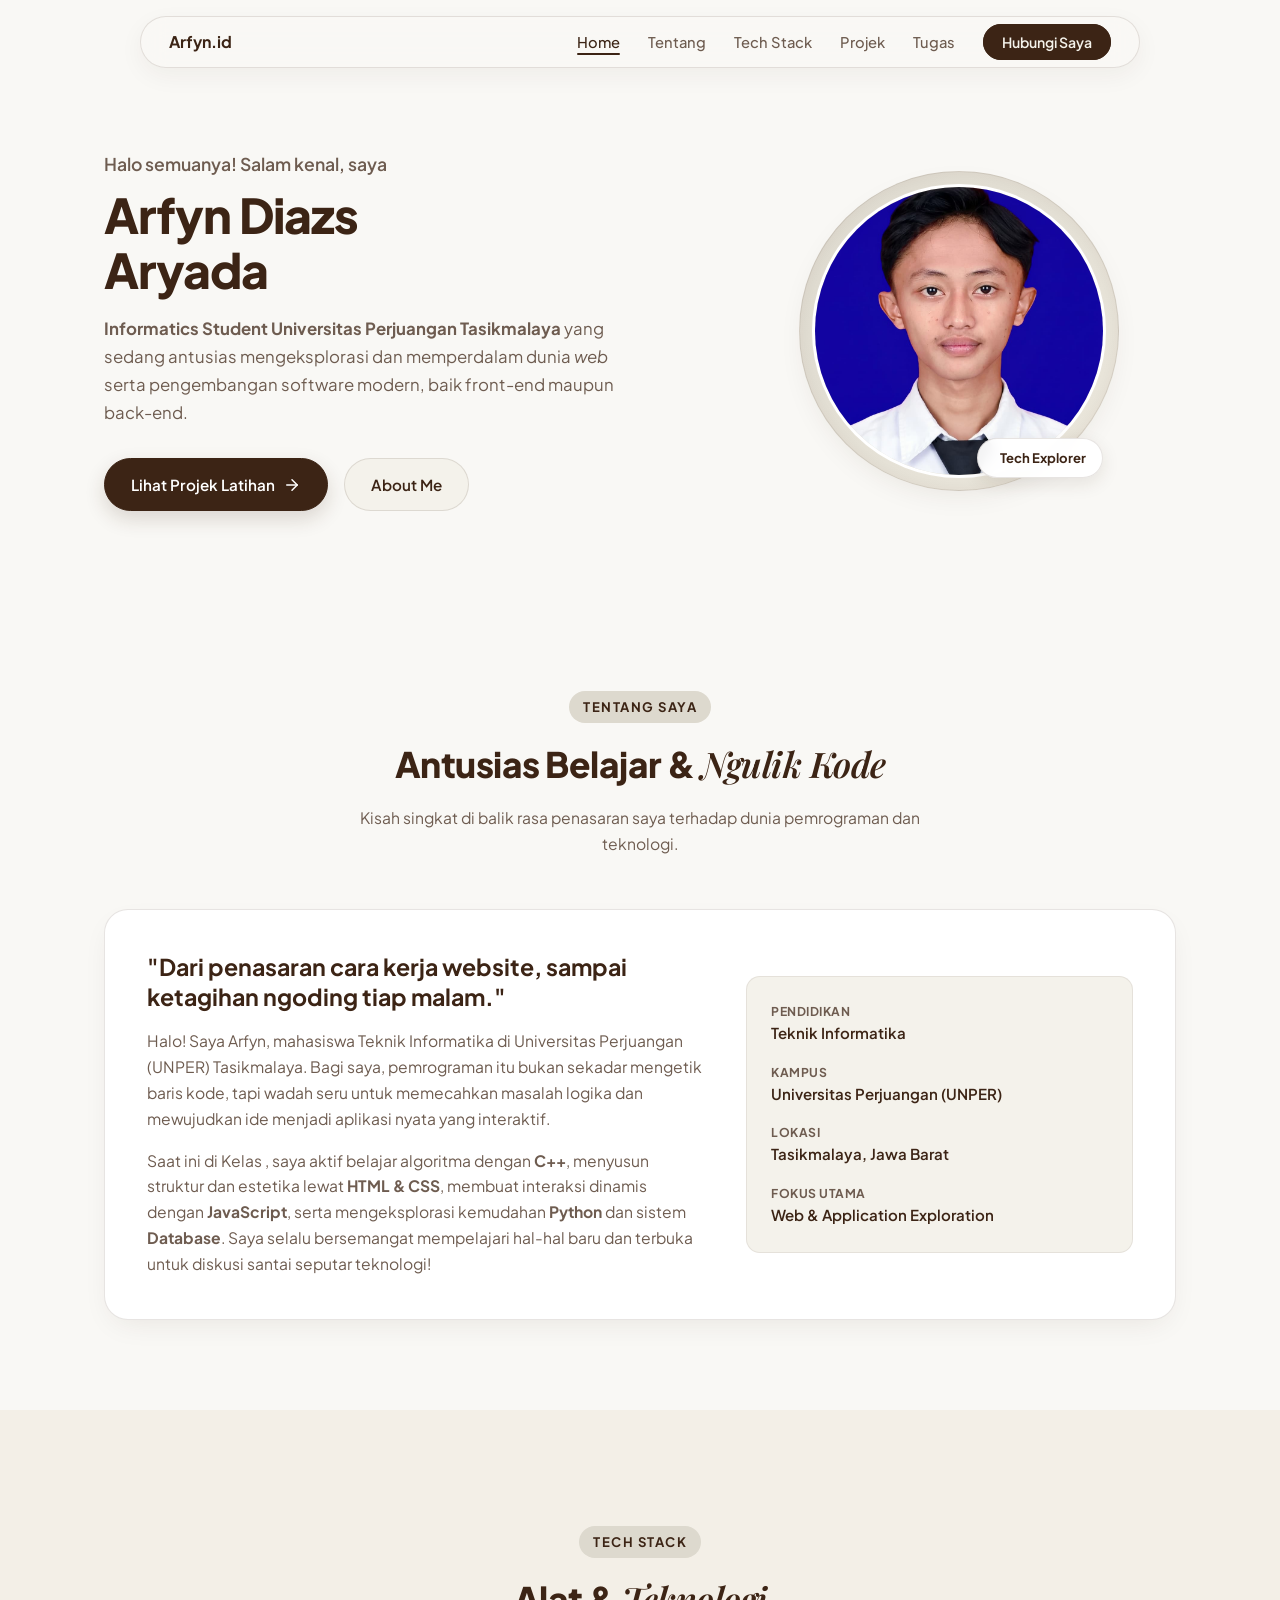
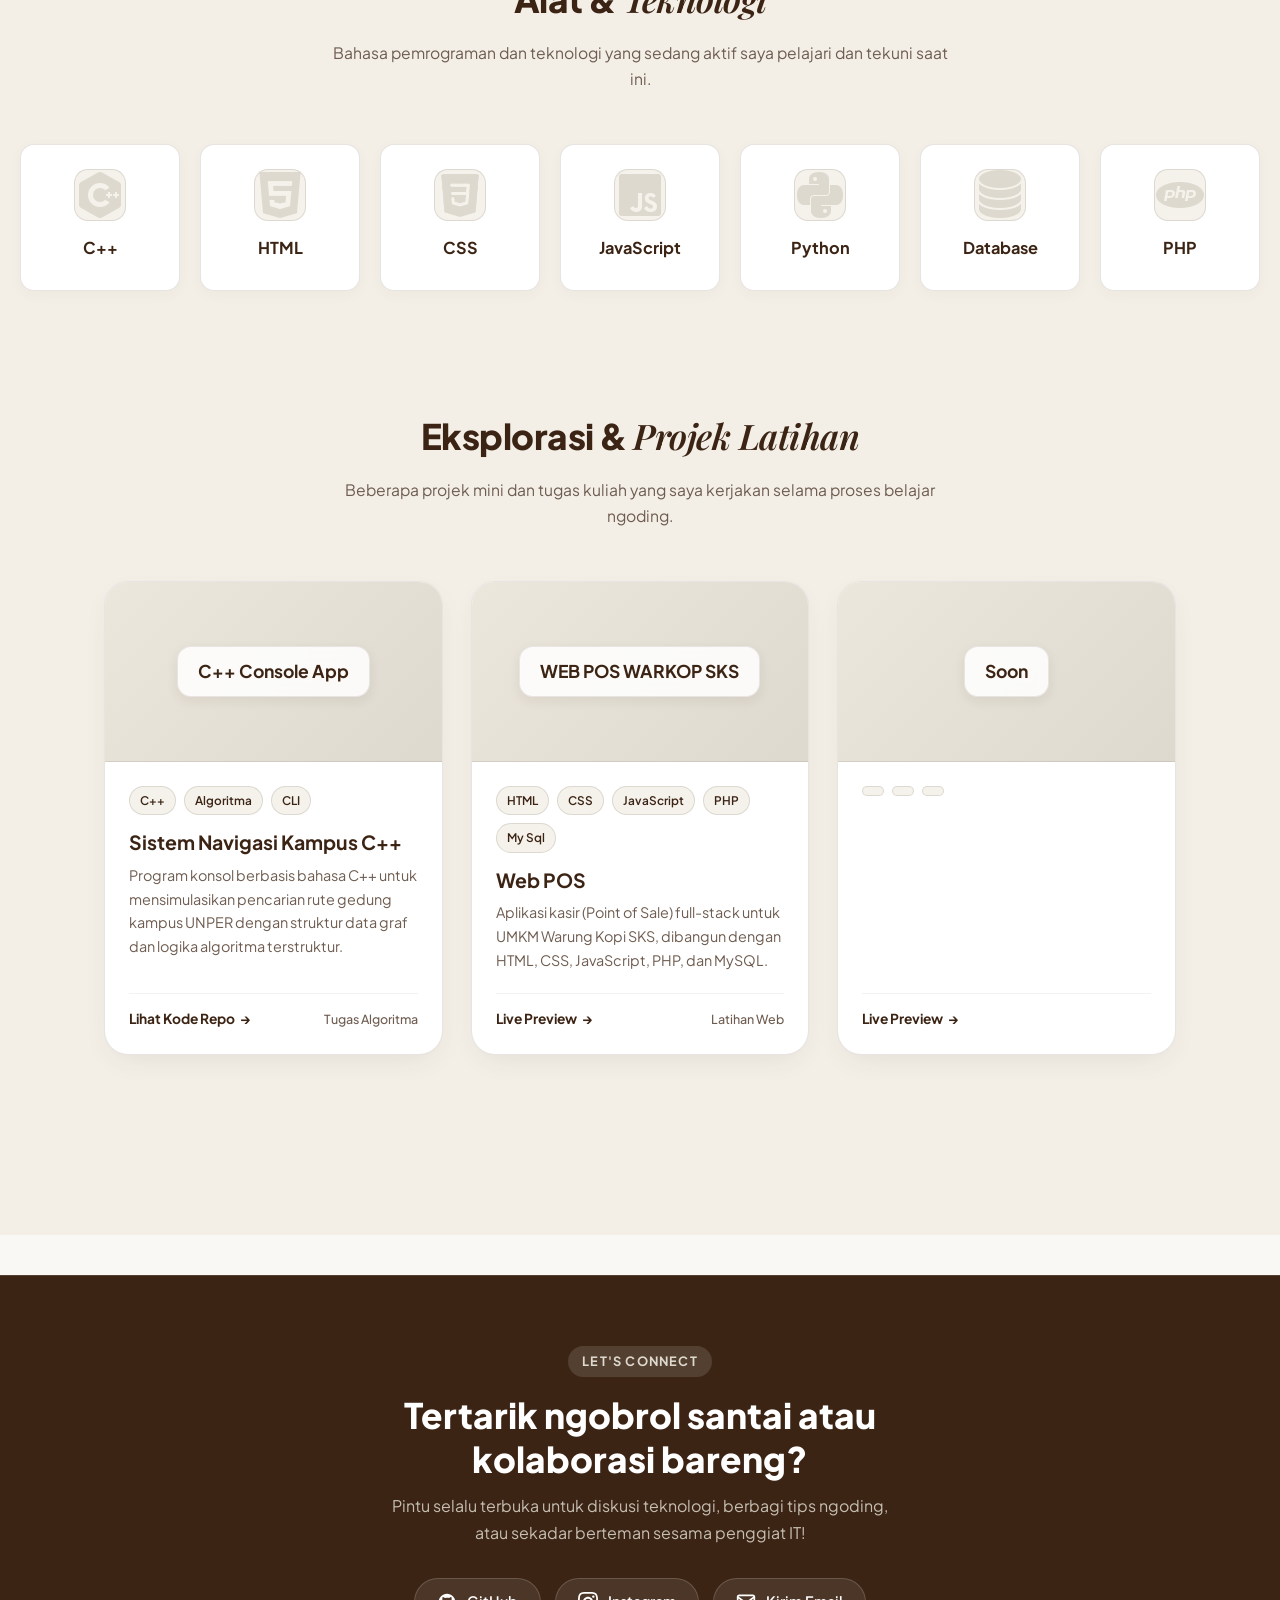
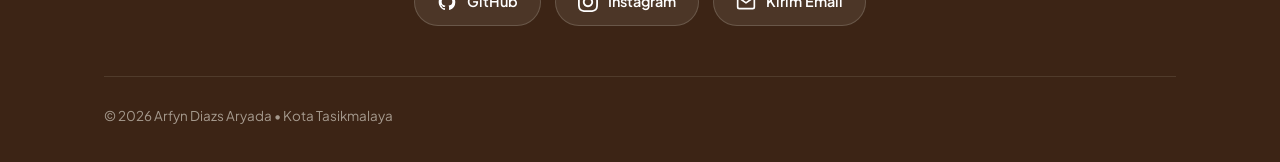
<file: index.html>
<!doctype html>
<html lang="id">
  <head>
    <meta charset="UTF-8" />
    <meta name="viewport" content="width=device-width, initial-scale=1.0" />
    <title>Arfyn Diazs Aryada | Portfolio</title>

    <!-- Google Fonts: Plus Jakarta Sans (Modern & Bersih) & Playfair Display (Aksen Elegan) -->
    <link rel="preconnect" href="https://fonts.googleapis.com" />
    <link rel="preconnect" href="https://fonts.gstatic.com" crossorigin />
    <link
      href="https://fonts.googleapis.com/css2?family=Plus+Jakarta+Sans:wght@300;400;500;600;700;800&family=Playfair+Display:ital,wght@0,600;0,700;1,600&display=swap"
      rel="stylesheet"
    />

    <!-- File Styling Eksternal (Vanilla CSS) -->
    <link rel="stylesheet" href="style.css" />
  </head>
  <body>
    <!-- ==========================================================================
       NAVBAR (MENU NAVIGASI MELAYANG)
       ========================================================================== -->
    <header class="navbar">
      <div class="nav-container">
        <a href="#hero"> <span></span> <strong> Arfyn.id </strong> </a>

        <!-- Menu Link Utama -->
        <nav>
          <ul class="nav-links" id="navLinks">
            <li><a href="#hero" class="nav-link active">Home</a></li>
            <li><a href="#about" class="nav-link">Tentang</a></li>
            <li><a href="#skills" class="nav-link">Tech Stack</a></li>
            <li><a href="#projects" class="nav-link">Projek</a></li>
            <li><a href="so.html" class="nav-link">Tugas</a></li>
            <li><a href="#contact" class="nav-cta">Hubungi Saya</a></li>
          </ul>
        </nav>

        <!-- Tombol Hamburger Mobile -->
        <button
          class="mobile-menu-btn"
          id="mobileMenuBtn"
          aria-label="Toggle Menu"
        >
          ☰
        </button>
      </div>
    </header>

    <main>
      <!-- ==========================================================================
         HERO SECTION (HALAMAN PERTAMA)
         ========================================================================== -->
      <section class="hero" id="hero">
        <div class="container">
          <div class="hero-grid">
            <!-- Kolom Teks / Perkenalan -->
            <div class="hero-content fade-up">
              <div class=""></div>

              <p class="hero-greeting">Halo semuanya! Salam kenal, saya</p>
              <h1 class="hero-title">
                Arfyn Diazs <br />
                <span class="hero-title">Aryada</span>
              </h1>

              <p class="hero-description">
                <strong>Informatics Student</strong>
                <strong>Universitas Perjuangan Tasikmalaya</strong> yang sedang
                antusias mengeksplorasi dan memperdalam dunia <em>web</em> serta
                pengembangan software modern, baik front-end maupun back-end.
              </p>

              <div class="hero-buttons">
                <a href="#projects" class="btn btn-primary">
                  Lihat Projek Latihan
                  <svg
                    width="18"
                    height="18"
                    viewBox="0 0 24 24"
                    fill="none"
                    stroke="currentColor"
                    stroke-width="2"
                    stroke-linecap="round"
                    stroke-linejoin="round"
                  >
                    <line x1="5" y1="12" x2="19" y2="12"></line>
                    <polyline points="12 5 19 12 12 19"></polyline>
                  </svg>
                </a>
                <a href="#about" class="btn btn-secondary"> About Me </a>
              </div>
            </div>

            <!-- Kolom Frame Foto Estetik -->
            <div class="hero-photo-wrapper fade-up">
              <div class="photo-outer-ring">
                <div class="photo-inner-frame">
                  <!-- 
                  PANDUAN UNTUK ARFYN:
                  Ganti url gambar di bawah (src) dengan file foto aslimu,
                  misalnya: src="foto-profil.jpg" jika foto diletakkan di satu folder yang sama.
                -->
                  <img
                    src="profil.jpeg"
                    alt="Foto Profil Arfyn Diazs Aryada"
                    class="profile-image"
                    id="profileImg"
                  />
                </div>

                <!-- Tag melayang kecil di frame -->
                <div class="photo-floating-pill">
                  <span></span> Tech Explorer
                </div>
              </div>
            </div>
          </div>
        </div>
      </section>

      <!-- ==========================================================================
         ABOUT ME SECTION (TENTANG SAYA)
         ========================================================================== -->
      <section class="section" id="about">
        <div class="container">
          <div class="section-header fade-up">
            <span class="section-tag">Tentang Saya</span>
            <h2 class="section-title">
              Antusias Belajar &amp;
              <span class="serif-highlight">Ngulik Kode</span>
            </h2>
            <p class="section-subtitle">
              Kisah singkat di balik rasa penasaran saya terhadap dunia
              pemrograman dan teknologi.
            </p>
          </div>

          <div class="about-card fade-up">
            <!-- Kolom Cerita Naratif -->
            <div class="about-story">
              <h3>
                "Dari penasaran cara kerja website, sampai ketagihan ngoding
                tiap malam."
              </h3>
              <p>
                Halo! Saya Arfyn, mahasiswa Teknik Informatika di Universitas
                Perjuangan (UNPER) Tasikmalaya. Bagi saya, pemrograman itu bukan
                sekadar mengetik baris kode, tapi wadah seru untuk memecahkan
                masalah logika dan mewujudkan ide menjadi aplikasi nyata yang
                interaktif.
              </p>
              <p>
                Saat ini di Kelas , saya aktif belajar algoritma dengan
                <strong>C++</strong>, menyusun struktur dan estetika lewat
                <strong>HTML &amp; CSS</strong>, membuat interaksi dinamis
                dengan <strong>JavaScript</strong>, serta mengeksplorasi
                kemudahan <strong>Python</strong> dan sistem
                <strong>Database</strong>. Saya selalu bersemangat mempelajari
                hal-hal baru dan terbuka untuk diskusi santai seputar teknologi!
              </p>
            </div>

            <!-- Kolom Kartu Fakta Cepat -->
            <div class="quick-facts">
              <div class="fact-item">
                <div class="fact-text">
                  <div class="fact-label">Pendidikan</div>
                  <div class="fact-value">Teknik Informatika</div>
                </div>
              </div>

              <div class="fact-item">
                <div class="fact-text">
                  <div class="fact-label">Kampus</div>
                  <div class="fact-value">Universitas Perjuangan (UNPER)</div>
                </div>
              </div>

              <div class="fact-item">
                <div class="fact-text">
                  <div class="fact-label">Lokasi</div>
                  <div class="fact-value">Tasikmalaya, Jawa Barat</div>
                </div>
              </div>

              <div class="fact-item">
                <div class="fact-text">
                  <div class="fact-label">Fokus Utama</div>
                  <div class="fact-value">
                    Web &amp; Application Exploration
                  </div>
                </div>
              </div>
            </div>
          </div>
        </div>
      </section>

      <!-- ==========================================================================
         MY TECH STACK (SKILLS & TOOLS YANG SEDANG DIPELAJARI)
         ========================================================================== -->
      <section class="section" id="skills" style="background-color: #f3efe7">
        <setion class="container">
          <div class="section-header fade-up">
            <span class="section-tag">Tech Stack</span>
            <h2 class="section-title">
              Alat &amp; <span class="serif-highlight">Teknologi</span>
            </h2>
            <p class="section-subtitle">
              Bahasa pemrograman dan teknologi yang sedang aktif saya pelajari
              dan tekuni saat ini.
            </p>
          </div>

<div class="skills-grid">
  <!-- Skill 1: C++ -->
  <div class="skill-card fade-up">
    <div class="skill-icon-box">
      <img src="c++.png" alt="C++ Icon" class="skill-icon" />
    </div>
    <h3 class="skill-name">C++</h3>
  </div>

  <!-- Skill 2: HTML -->
  <div class="skill-card fade-up">
    <div class="skill-icon-box">
      <img src="html.png" alt="HTML Icon" class="skill-icon" />
    </div>
    <h3 class="skill-name">HTML</h3>
  </div>

  <!-- Skill 3: CSS -->
  <div class="skill-card fade-up">
    <div class="skill-icon-box">
      <img src="css.png" alt="CSS Icon" class="skill-icon" />
    </div>
    <h3 class="skill-name">CSS</h3>
  </div>

  <!-- Skill 4: JavaScript -->
  <div class="skill-card fade-up">
    <div class="skill-icon-box">
      <img src="js.png" alt="JavaScript Icon" class="skill-icon" />
    </div>
    <h3 class="skill-name">JavaScript</h3>
  </div>

  <!-- Skill 5: Python -->
  <div class="skill-card fade-up">
    <div class="skill-icon-box">
      <img src="py.png" alt="Python Icon" class="skill-icon" />
    </div>
    <h3 class="skill-name">Python</h3>
  </div>

  <!-- Skill 6: Database -->
  <div class="skill-card fade-up">
    <div class="skill-icon-box">
      <img src="db.png" alt="Database Icon" class="skill-icon" />
    </div>
    <h3 class="skill-name">Database</h3>
  </div>

  <!-- Skill 7: PHP -->
  <div class="skill-card fade-up">
    <div class="skill-icon-box">
      <img src="php.png" alt="Database Icon" class="skill-icon" />
    </div>
    <h3 class="skill-name">PHP</h3>
  </div>
</div>
</div>
</setion>

      <!-- ==========================================================================
         MY JOURNEY / PROJECTS SECTION (PROJEK LATIHAN & KAMPUS)
         ========================================================================== -->
      <section class="section" id="projects">
        <div class="container">
          <div class="section-header fade-up">
            <h2 class="section-title">
              Eksplorasi &amp;
              <span class="serif-highlight">Projek Latihan</span>
            </h2>
            <p class="section-subtitle">
              Beberapa projek mini dan tugas kuliah yang saya kerjakan selama
              proses belajar ngoding.
            </p>
          </div>

          <div class="projects-grid">
            <!-- Card Projek 1 -->
            <div class="project-card fade-up">
              <div class="project-cover">
                <div class="project-mockup-badge">
                  C++ Console App
                </div>
              </div>
              <div class="project-body">
                <div class="project-tags">
                  <span class="tech-tag">C++</span>
                  <span class="tech-tag">Algoritma</span>
                  <span class="tech-tag">CLI</span>
                </div>
                <h3 class="project-title">Sistem Navigasi Kampus C++</h3>
                <p class="project-desc">
                  Program konsol berbasis bahasa C++ untuk mensimulasikan
                  pencarian rute gedung kampus UNPER dengan struktur data graf
                  dan logika algoritma terstruktur.
                </p>
                <div class="project-footer">
                  <a
                    href="https://diazsarfyn.github.io/navigasi-kampus/"
                    target="_blank"
                    class="project-link"
                  >
                    Lihat Kode Repo <span>→</span>
                  </a>
                  <span class="project-status">Tugas Algoritma</span>
                </div>
              </div>
            </div>

            <!-- Card Projek 2 -->
            <div class="project-card fade-up">
              <div class="project-cover">
                <div class="project-mockup-badge">
                  WEB POS WARKOP SKS
                </div>
              </div>
              <div class="project-body">
                <div class="project-tags">
                  <span class="tech-tag">HTML</span>
                  <span class="tech-tag">CSS</span>
                  <span class="tech-tag">JavaScript</span>
                  <span class="tech-tag">PHP</span>
                  <span class="tech-tag">My Sql</span>
                </div>
                <h3 class="project-title">Web POS</h3>
                <p class="project-desc">
                  Aplikasi kasir (Point of Sale) full-stack untuk UMKM Warung Kopi SKS, dibangun dengan HTML, CSS, JavaScript, PHP, dan MySQL.


                </p>
                <div class="project-footer">
                  <a href="#" class="project-link">
                    Live Preview <span>→</span>
                  </a>
                  <span class="project-status">Latihan Web</span>
                </div>
              </div>
            </div>

            <!-- Card Projek 3 -->
            <div class="project-card fade-up">
              <div class="project-cover">
                <div class="project-mockup-badge">
                  Soon
                </div>
              </div>
              <div class="project-body">
                <div class="project-tags">
                  <span class="tech-tag"></span>
                  <span class="tech-tag"></span>
                  <span class="tech-tag"></span>
                </div>
                <h3 class="project-title"></h3>
                <p class="project-desc">
                  
                </p>
                <div class="project-footer">
                  <a href="#" class="project-link">
                    Live Preview <span>→</span>
                  </a>
                  <span class="project-status"></span>
                </div>
              </div>
            </div>
          </div>
        </div>
      </section>
    </main>

    <!-- ==========================================================================
       CONTACT & FOOTER (BAGIAN AKHIR / HUBUNGI SAYA)
       Warna latar menggunakan palet Espresso (#3C2415)
       ========================================================================== -->
    <footer class="footer" id="contact">
      <div class="container">
        <div class="footer-content fade-up">
          <span class="footer-badge">Let's Connect</span>
          <h2 class="footer-title">
            Tertarik ngobrol santai atau kolaborasi bareng?
          </h2>
          <p class="footer-subtitle">
            Pintu selalu terbuka untuk diskusi teknologi, berbagi tips ngoding,
            atau sekadar berteman sesama penggiat IT!
          </p>

          <!-- Placeholder Tautan Media Sosial -->
          <div class="social-links">
            <!-- Placeholder GitHub -->
            <a
              href="https://github.com/diazsarfyn"
              target="_blank"
              rel="noopener noreferrer"
              class="social-btn"
            >
              <svg
                width="20"
                height="20"
                fill="currentColor"
                viewBox="0 0 24 24"
              >
                <path
                  fill-rule="evenodd"
                  clip-rule="evenodd"
                  d="M12 2C6.477 2 2 6.484 2 12.017c0 4.425 2.865 8.18 6.839 9.504.5.092.682-.217.682-.483 0-.237-.008-.868-.013-1.703-2.782.605-3.369-1.343-3.369-1.343-.454-1.158-1.11-1.466-1.11-1.466-.908-.62.069-.608.069-.608 1.003.07 1.53 1.032 1.53 1.032.892 1.53 2.341 1.088 2.91.832.092-.647.35-1.088.636-1.338-2.22-.253-4.555-1.113-4.555-4.951 0-1.093.39-1.988 1.029-2.688-.103-.253-.446-1.272.098-2.65 0 0 .84-.27 2.75 1.026A9.564 9.564 0 0112 6.844c.85.004 1.705.115 2.504.337 1.909-1.296 2.747-1.027 2.747-1.027.546 1.379.202 2.398.1 2.651.64.7 1.028 1.595 1.028 2.688 0 3.848-2.339 4.695-4.566 4.943.359.309.678.92.678 1.855 0 1.338-.012 2.419-.012 2.747 0 .268.18.58.688.482A10.019 10.019 0 0022 12.017C22 6.484 17.522 2 12 2z"
                />
              </svg>
              GitHub
            </a>

            <!-- Placeholder Instagram -->
            <a
              href="https://www.instagram.com/arfyn.ar?exln=MW9iMTNubTg5OXl1cw=="
              target="_blank"
              rel="noopener noreferrer"
              class="social-btn"
            >
              <svg
                width="20"
                height="20"
                fill="currentColor"
                viewBox="0 0 24 24"
              >
                <path
                  d="M12 2.163c3.204 0 3.584.012 4.85.07 3.252.148 4.771 1.691 4.919 4.919.058 1.265.069 1.645.069 4.849 0 3.205-.012 3.584-.069 4.849-.149 3.225-1.664 4.771-4.919 4.919-1.266.058-1.644.07-4.85.07-3.204 0-3.584-.012-4.849-.07-3.26-.149-4.771-1.699-4.919-4.92-.058-1.265-.07-1.644-.07-4.849 0-3.204.013-3.583.07-4.849.149-3.227 1.664-4.771 4.919-4.919 1.266-.057 1.645-.069 4.849-.069zm0-2.163c-3.259 0-3.667.014-4.947.072-4.358.2-6.78 2.618-6.98 6.98-.059 1.281-.073 1.689-.073 4.948 0 3.259.014 3.668.072 4.948.2 4.358 2.618 6.78 6.98 6.98 1.281.058 1.689.072 4.948.072 3.259 0 3.668-.014 4.948-.072 4.354-.2 6.782-2.618 6.979-6.98.059-1.28.073-1.689.073-4.948 0-3.259-.014-3.667-.072-4.947-.196-4.354-2.617-6.78-6.979-6.98-1.281-.059-1.69-.073-4.949-.073zm0 5.838c-3.403 0-6.162 2.759-6.162 6.162s2.759 6.163 6.162 6.163 6.162-2.759 6.162-6.163c0-3.403-2.759-6.162-6.162-6.162zm0 10.162c-2.209 0-4-1.79-4-4 0-2.209 1.791-4 4-4s4 1.791 4 4c0 2.21-1.791 4-4 4zm6.406-11.845c-.796 0-1.441.645-1.441 1.44s.645 1.44 1.441 1.44c.795 0 1.439-.645 1.439-1.44s-.644-1.44-1.439-1.44z"
                />
              </svg>
              Instagram
            </a>

            <!-- Placeholder Email -->
            <a href="mailto:diazsarfyn@gmail.com" class="social-btn">
              <svg
                width="20"
                height="20"
                fill="none"
                stroke="currentColor"
                stroke-width="2"
                stroke-linecap="round"
                stroke-linejoin="round"
                viewBox="0 0 24 24"
              >
                <path
                  d="M4 4h16c1.1 0 2 .9 2 2v12c0 1.1-.9 2-2 2H4c-1.1 0-2-.9-2-2V6c0-1.1.9-2 2-2z"
                ></path>
                <polyline points="22,6 12,13 2,6"></polyline>
              </svg>
              Kirim Email
            </a>
          </div>
        </div>

        <div class="footer-bottom">
          <div>© 2026 Arfyn Diazs Aryada • Kota Tasikmalaya</div>
        </div>
      </div>
    </footer>

    <!-- File Skrip Eksternal (Vanilla JS) -->
    <script src="script.js"></script>
  </body>
</html>
</file>
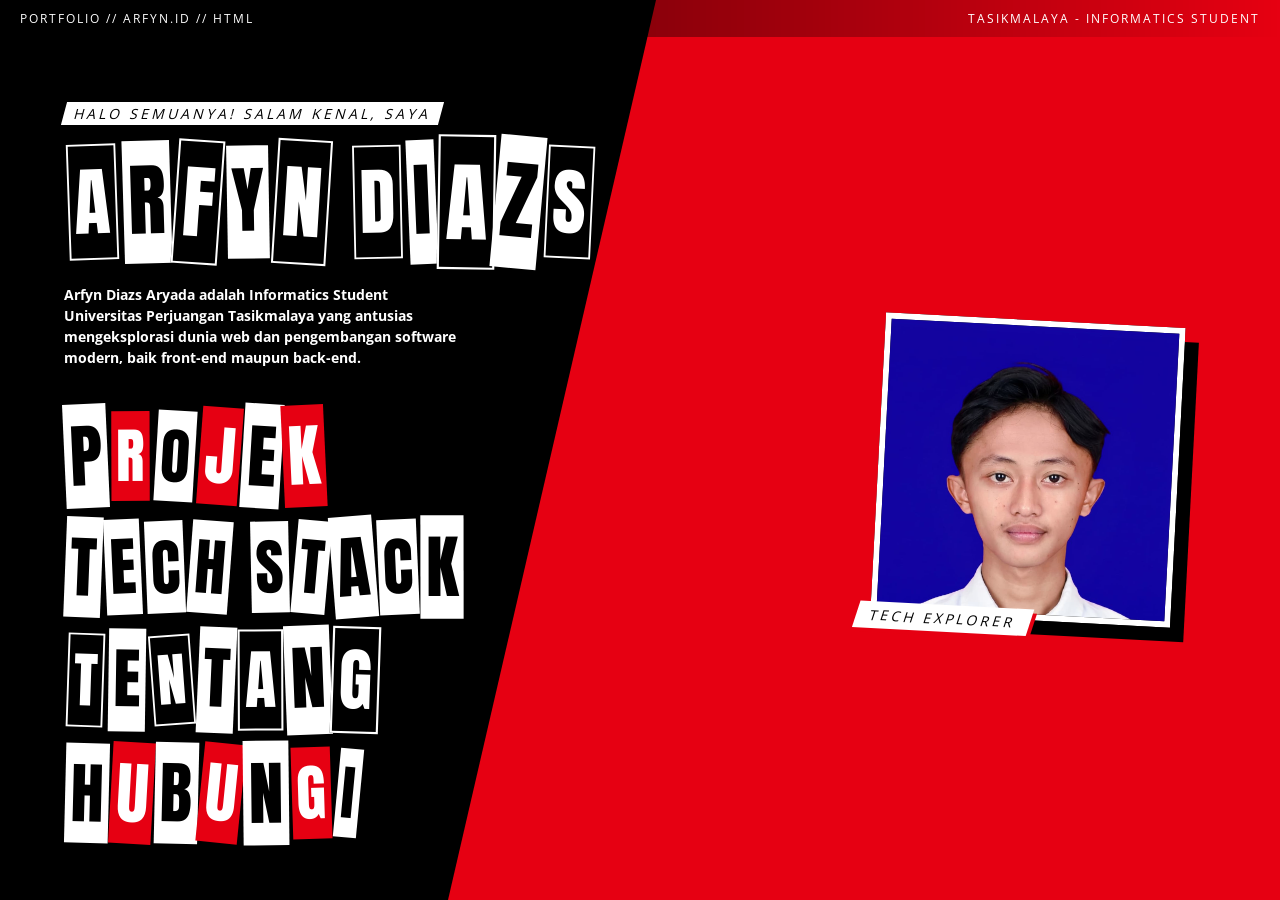
<file: index (2).html>
<!DOCTYPE html>
<html lang="id">
<head>
  <meta charset="UTF-8" />
  <meta name="viewport" content="width=device-width, initial-scale=1.0" />

  <!-- SEO Dasar -->
  <title>Arfyn Diazs Aryada | Portfolio Web Developer & Mahasiswa Informatika UNPER</title>
  <meta name="description" content="Arfyn Diazs Aryada, mahasiswa Teknik Informatika Universitas Perjuangan Tasikmalaya. Lihat portfolio projek web, C++, JavaScript, Python, dan database karya Arfyn Diazs." />
  <meta name="keywords" content="arfyn diazs, arfyn diazs aryada, arfyn, portfolio arfyn diazs, mahasiswa informatika UNPER, web developer Tasikmalaya, Universitas Perjuangan Tasikmalaya" />
  <meta name="author" content="Arfyn Diazs Aryada" />
  <meta name="robots" content="index, follow, max-image-preview:large, max-snippet:-1" />
  <link rel="canonical" href="https://arfyn.web.id/" />
  <meta name="theme-color" content="#e60012" />

  <!-- Geo (SEO lokal) -->
  <meta name="geo.region" content="ID-JB" />
  <meta name="geo.placename" content="Tasikmalaya" />

  <!-- Open Graph -->
  <meta property="og:type" content="website" />
  <meta property="og:site_name" content="Arfyn Diazs Aryada" />
  <meta property="og:title" content="Arfyn Diazs Aryada | Portfolio" />
  <meta property="og:description" content="Portfolio Arfyn Diazs Aryada, mahasiswa Informatika UNPER yang antusias di web dan software development." />
  <meta property="og:url" content="https://arfyn.web.id/" />
  <meta property="og:image" content="https://arfyn.web.id/profil.jpeg" />
  <meta property="og:image:alt" content="Foto Arfyn Diazs Aryada" />
  <meta property="og:locale" content="id_ID" />

  <!-- Twitter Card -->
  <meta name="twitter:card" content="summary_large_image" />
  <meta name="twitter:title" content="Arfyn Diazs Aryada | Portfolio" />
  <meta name="twitter:description" content="Portfolio Arfyn Diazs Aryada, mahasiswa Informatika UNPER." />
  <meta name="twitter:image" content="https://arfyn.web.id/profil.jpeg" />

  <!-- Favicon -->
  <link rel="icon" href="profil.jpeg" type="image/jpeg" />

  <!-- Structured Data (JSON-LD) -->
  <script type="application/ld+json">
  {
    "@context": "https://schema.org",
    "@type": "Person",
    "name": "Arfyn Diazs Aryada",
    "alternateName": ["Arfyn Diazs", "Arfyn"],
    "url": "https://arfyn.web.id/",
    "image": "https://arfyn.web.id/profil.jpeg",
    "jobTitle": "Mahasiswa Teknik Informatika",
    "description": "Mahasiswa Teknik Informatika Universitas Perjuangan Tasikmalaya yang mendalami pengembangan web dan software.",
    "email": "mailto:diazsarfyn@gmail.com",
    "address": {
      "@type": "PostalAddress",
      "addressLocality": "Tasikmalaya",
      "addressRegion": "Jawa Barat",
      "addressCountry": "ID"
    },
    "alumniOf": {
      "@type": "CollegeOrUniversity",
      "name": "Universitas Perjuangan Tasikmalaya"
    },
    "knowsAbout": ["C++", "HTML", "CSS", "JavaScript", "Python", "Database"],
    "sameAs": [
      "https://github.com/diazsarfyn",
      "https://www.instagram.com/arfyn.ar"
    ]
  }
  </script>

  <!-- Google Fonts -->
  <link rel="preconnect" href="https://fonts.googleapis.com">
  <link rel="preconnect" href="https://fonts.gstatic.com" crossorigin>
  <link href="https://fonts.googleapis.com/css2?family=Anton&family=Open+Sans:wght@700&display=swap" rel="stylesheet">

  <style>
    :root {
      --p5-red: #e60012;
      --p5-black: #000000;
      --p5-white: #ffffff;
    }

    body, html {
      margin: 0;
      padding: 0;
      width: 100%;
      height: 100%;
      background-color: var(--p5-black);
      font-family: 'Anton', Impact, sans-serif;
      color: var(--p5-white);
      overflow-x: hidden;
      user-select: none;
    }

    a { color: inherit; text-decoration: none; }

    #app {
      position: relative;
      width: 100%;
      min-height: 100vh;
      overflow: hidden;
    }

    /* Backgrounds */
    .bg-red-polygon {
      position: absolute;
      top: 0;
      right: 0;
      width: 65%;
      height: 100%;
      background-color: var(--p5-red);
      clip-path: polygon(25% 0, 100% 0, 100% 100%, 0% 100%);
      z-index: 0;
      transition: all 0.3s ease;
    }

    /* Layar utama: teks di kiri, foto di kanan (alur normal, bukan fixed/absolute) */
    #screen-main {
      display: flex;
      align-items: center;
      align-items: safe center;
      justify-content: space-between;
      gap: 30px;
      padding: 90px 8% 50px 5%;
    }

    #screen-main .main-content {
      position: static;
      width: 50%;
    }

    .profile-photo-wrap {
      position: relative;
      flex: 0 0 auto;
      width: 300px;
      aspect-ratio: 1 / 1;
      transform: rotate(3deg);
      z-index: 15;
      pointer-events: none;
    }

    .profile-photo-wrap::before {
      content: '';
      position: absolute;
      inset: 0;
      background: var(--p5-black);
      transform: translate(14px, 14px);
      z-index: -1;
    }

    .profile-photo {
      display: block;
      width: 100%;
      height: 100%;
      object-fit: cover;
      object-position: center top;
      border: 6px solid var(--p5-white);
      box-sizing: border-box;
      background: var(--p5-black);
    }

    .profile-tag {
      position: absolute;
      left: -14px;
      bottom: -16px;
      background: var(--p5-white);
      color: var(--p5-black);
      font-family: 'Open Sans', sans-serif;
      font-size: clamp(11px, 1.6vw, 14px);
      letter-spacing: 3px;
      padding: 4px 14px;
      transform: skewX(-15deg);
      box-shadow: 4px 4px 0 var(--p5-red);
    }

    /* Screens */
    .screen {
      position: absolute;
      top: 0;
      left: 0;
      width: 100%;
      height: 100%;
      opacity: 0;
      pointer-events: none;
      transition: opacity 0.1s;
      z-index: 10;
      overflow-y: auto;
      padding-bottom: 50px;
      box-sizing: border-box;
    }

    .screen.active {
      opacity: 1;
      pointer-events: auto;
    }

    /* Top Bar */
    .top-bar {
      position: fixed;
      top: 0;
      left: 0;
      width: 100%;
      padding: 10px 20px;
      box-sizing: border-box;
      display: flex;
      justify-content: space-between;
      font-family: 'Open Sans', sans-serif;
      font-size: 12px;
      letter-spacing: 2px;
      z-index: 20;
      background: linear-gradient(90deg, rgba(0,0,0,0.8) 0%, rgba(0,0,0,0) 100%);
    }

    /* Main Menu Layout */
    .main-content {
      position: absolute;
      top: 15%;
      left: 5%;
      width: 50%;
      z-index: 15;
      transition: all 0.3s ease;
    }

    .intro-text {
      font-family: 'Open Sans', sans-serif;
      font-size: clamp(10px, 2vw, 14px);
      letter-spacing: 3px;
      margin-bottom: 5px;
      background: var(--p5-white);
      color: var(--p5-black);
      display: inline-block;
      padding: 2px 10px;
      transform: skewX(-15deg);
    }

    .name-title {
      font-size: clamp(3rem, 8vw, 5rem);
      margin: 10px 0 20px 0;
      display: flex;
      flex-wrap: wrap;
      gap: 6px 18px;
    }

    .desc-text {
      font-family: 'Open Sans', sans-serif;
      font-size: clamp(12px, 2.5vw, 14px);
      line-height: 1.5;
      max-width: 400px;
      margin-bottom: 40px;
      font-weight: bold;
    }

    /* Ransom Note Style Text */
    .ransom-text span {
      display: inline-block;
      padding: 0 clamp(2px, 1vw, 5px);
      margin: 0 2px;
      background-color: var(--p5-white);
      color: var(--p5-black);
      text-transform: uppercase;
    }

    .ransom-text.alt-1 span:nth-child(odd) {
      background-color: var(--p5-black);
      color: var(--p5-white);
      border: 2px solid var(--p5-white);
    }

    .ransom-text.alt-2 span:nth-child(even) {
      background-color: var(--p5-red);
      color: var(--p5-white);
    }

    /* Navigation Menu */
    .nav-menu {
      list-style: none;
      padding: 0;
      margin: 0;
      display: flex;
      flex-direction: column;
      gap: 15px;
    }

    .nav-item {
      font-size: clamp(2.5rem, 6vw, 4rem);
      cursor: pointer;
      width: fit-content;
      transition: transform 0.1s;
      outline: none;
    }

    .nav-item:hover,
    .nav-item:focus-visible {
      transform: scale(1.05) rotate(-2deg);
    }

    .nav-item:hover span,
    .nav-item:focus-visible span {
      background-color: var(--p5-red);
      color: var(--p5-white);
      border-color: var(--p5-white);
    }

    /* Detail Screens */
    .detail-header {
      font-size: clamp(3rem, 8vw, 5rem);
      margin: 80px 5% 20px 5%;
    }

    .btn-back {
      position: absolute;
      top: 40px;
      right: 5%;
      background: var(--p5-white);
      color: var(--p5-black);
      padding: 10px 20px;
      font-size: clamp(0.9rem, 2vw, 1.2rem);
      font-family: 'Open Sans', sans-serif;
      font-weight: bold;
      cursor: pointer;
      border: none;
      transform: skewX(-15deg);
      z-index: 50;
      box-shadow: 4px 4px 0px var(--p5-black);
      transition: all 0.2s;
    }

    .btn-back:hover {
      background: var(--p5-red);
      color: var(--p5-white);
      transform: skewX(-15deg) scale(1.1);
    }

    /* Cards */
    .card-container {
      display: flex;
      flex-wrap: wrap;
      gap: 30px;
      padding: 0 5%;
      justify-content: flex-start;
    }

    .p5-card {
      display: block;
      background: var(--p5-black);
      border: 3px solid var(--p5-white);
      padding: 20px;
      width: 100%;
      max-width: 350px;
      transform: skewX(-5deg);
      position: relative;
      box-sizing: border-box;
      margin-bottom: 15px;
      transition: transform 0.2s;
    }

    .p5-card::before {
      content: '';
      position: absolute;
      top: -5px;
      left: -5px;
      width: 100%;
      height: 100%;
      background: var(--p5-red);
      z-index: -1;
      transform: translate(10px, 10px);
    }

    .p5-card h3 {
      font-size: clamp(1.8rem, 4vw, 2.5rem);
      margin: 0 0 10px 0;
      font-weight: normal;
      color: var(--p5-white);
      text-shadow: 2px 2px 0 var(--p5-red);
    }

    .p5-card p {
      font-family: 'Open Sans', sans-serif;
      font-size: clamp(12px, 2.5vw, 14px);
      font-weight: bold;
      line-height: 1.5;
      margin: 0 0 10px 0;
    }

    .p5-card .tag-row {
      display: flex;
      flex-wrap: wrap;
      gap: 6px;
      margin-bottom: 12px;
    }

    .p5-card .tag {
      font-family: 'Open Sans', sans-serif;
      font-size: 11px;
      font-weight: bold;
      letter-spacing: 1px;
      background: var(--p5-white);
      color: var(--p5-black);
      padding: 1px 8px;
      transform: skewX(-15deg);
    }

    .p5-card .card-link {
      font-family: 'Open Sans', sans-serif;
      font-size: 13px;
      font-weight: bold;
      letter-spacing: 1px;
      color: var(--p5-red);
      display: inline-block;
      margin-top: 4px;
    }

    .p5-card .card-status {
      font-family: 'Open Sans', sans-serif;
      font-size: 11px;
      letter-spacing: 1px;
      opacity: 0.7;
      float: right;
      margin-top: 6px;
    }

    a.p5-card:hover,
    a.p5-card:focus-visible {
      transform: skewX(-5deg) scale(1.05);
      outline: none;
    }

    .about-card {
      max-width: 600px;
      width: 100%;
      font-family: 'Open Sans', sans-serif;
      font-size: clamp(14px, 3vw, 18px);
      font-weight: bold;
      background: #fff;
      color: #000;
      padding: clamp(15px, 4vw, 30px);
      transform: skewX(-5deg);
      box-shadow: 10px 10px 0px var(--p5-red);
      box-sizing: border-box;
    }

    .about-card p { margin: 0 0 14px 0; line-height: 1.5; }
    .about-card p:last-child { margin-bottom: 0; }

    .about-card .quote {
      font-family: 'Anton', Impact, sans-serif;
      font-weight: normal;
      font-size: clamp(1.3rem, 3.5vw, 1.9rem);
      line-height: 1.2;
      color: var(--p5-red);
      margin-bottom: 16px;
    }

    .about-card ul {
      list-style: none;
      padding: 0;
      margin: 0 0 14px 0;
      font-size: clamp(12px, 2.5vw, 15px);
    }

    .about-card li {
      padding: 6px 0;
      border-bottom: 2px solid #000;
    }

    .about-card li b {
      display: inline-block;
      min-width: 90px;
      color: var(--p5-red);
    }

    /* Transition Effect */
    #transition-layer {
      position: fixed;
      top: 0;
      left: 0;
      width: 100vw;
      height: 100vh;
      pointer-events: none;
      z-index: 9999;
      display: flex;
    }

    .wipe-panel {
      flex: 1;
      height: 100%;
      background-color: var(--p5-black);
      transform: scaleY(0);
      transform-origin: top;
      transition: transform 0.4s cubic-bezier(0.7, 0, 0.3, 1);
    }

    .wipe-panel:nth-child(even) {
      background-color: var(--p5-red);
      transform-origin: bottom;
    }

    body.transitioning .wipe-panel {
      transform: scaleY(1);
    }

    /* --- Responsive --- */
    @media (max-width: 1024px) {
      .main-content { width: 60%; }
      .bg-red-polygon {
        width: 75%;
        clip-path: polygon(15% 0, 100% 0, 100% 100%, 0% 100%);
      }
    }

    @media (max-width: 768px) {
      .top-bar {
        flex-direction: column;
        align-items: center;
        gap: 5px;
        background: rgba(0,0,0,0.8);
      }

      .bg-red-polygon {
        width: 100%;
        clip-path: none;
        opacity: 0.8;
      }

      #screen-main {
        flex-direction: column;
        justify-content: flex-start;
        padding: 110px 5% 50px 5%;
        gap: 40px;
      }

      #screen-main .main-content { width: 90%; }

      .profile-photo-wrap { width: 240px; }

      .main-content {
        width: 90%;
        left: 5%;
        top: 20%;
        text-align: center;
        display: flex;
        flex-direction: column;
        align-items: center;
      }

      .intro-text { transform: skewX(0); }
      .name-title { justify-content: center; }

      .desc-text {
        max-width: 100%;
        text-align: center;
        margin-bottom: 30px;
        background: rgba(0,0,0,0.7);
        padding: 10px;
        border-radius: 5px;
      }

      .nav-menu { align-items: center; }
      .nav-item { transform: skewX(-10deg); }
      .nav-item:hover,
      .nav-item:focus-visible { transform: scale(1.05) skewX(-10deg); }

      .detail-header {
        text-align: center;
        margin-top: 100px;
      }

      .btn-back {
        top: 60px;
        right: 50%;
        transform: translateX(50%) skewX(-15deg);
      }

      .btn-back:hover {
        transform: translateX(50%) skewX(-15deg) scale(1.1);
      }

      .card-container { justify-content: center; }

      .p5-card {
        transform: skewX(0);
        margin-bottom: 20px;
      }

      .p5-card::before { transform: translate(5px, 5px); }

      a.p5-card:hover,
      a.p5-card:focus-visible { transform: none; }

      .about-card { transform: skewX(0); }
    }

    @media (max-width: 480px) {
      .profile-photo-wrap { width: 200px; }
      .name-title { font-size: 3rem; }
      .nav-item { font-size: 2.5rem; }
    }

    @media (prefers-reduced-motion: reduce) {
      .wipe-panel, .nav-item, .p5-card { transition: none; }
    }
  </style>
</head>
<body>

  <div id="app">
    <div class="top-bar">
      <span>PORTFOLIO // ARFYN.ID // HTML</span>
      <span>TASIKMALAYA - INFORMATICS STUDENT</span>
    </div>

    <div class="bg-red-polygon"></div>

    <!-- MAIN MENU -->
    <main id="screen-main" class="screen active">
      <div class="main-content">
        <div class="intro-text">HALO SEMUANYA! SALAM KENAL, SAYA</div>
        <h1 class="name-title ransom-text alt-1 p5-text" style="font-weight: normal;">ARFYN DIAZS</h1>
        <div class="desc-text">
          <strong>Arfyn Diazs Aryada</strong> adalah Informatics Student Universitas Perjuangan Tasikmalaya yang antusias mengeksplorasi dunia web dan pengembangan software modern, baik front-end maupun back-end.
        </div>

        <ul class="nav-menu">
          <li class="nav-item ransom-text alt-2 p5-text" role="button" tabindex="0" data-target="screen-projects">PROJEK</li>
          <li class="nav-item ransom-text p5-text" role="button" tabindex="0" data-target="screen-skills">TECH STACK</li>
          <li class="nav-item ransom-text alt-1 p5-text" role="button" tabindex="0" data-target="screen-about">TENTANG</li>
          <li class="nav-item ransom-text alt-2 p5-text" role="button" tabindex="0" data-target="screen-contact">HUBUNGI</li>
        </ul>
      </div>
      <div class="profile-photo-wrap">
        <img src="profil.jpeg" alt="Arfyn Diazs Aryada, mahasiswa Informatika UNPER Tasikmalaya" class="profile-photo" width="300" height="300" loading="eager" onerror="this.parentElement.style.display='none'" />
        <div class="profile-tag">TECH EXPLORER</div>
      </div>
    </main>

    <!-- PROJECTS SCREEN -->
    <section id="screen-projects" class="screen">
      <button class="btn-back" data-target="screen-main">ESC - BACK</button>
      <h2 class="detail-header ransom-text p5-text" style="font-weight: normal;">PROJEK</h2>
      <div class="card-container">

        <div class="p5-card">
          <h3>Navigasi Kampus C++</h3>
          <div class="tag-row"><span class="tag">C++</span><span class="tag">ALGORITMA</span><span class="tag">CLI</span></div>
          <p>Program konsol C++ untuk mensimulasikan pencarian rute gedung kampus UNPER dengan struktur data graf dan logika algoritma terstruktur.</p>
          <a href="https://diazsarfyn.github.io/navigasi-kampus/" target="_blank" rel="noopener noreferrer" class="card-link">LIHAT DEMO →</a>
          <span class="card-status">TUGAS ALGORITMA</span>
        </div>

        <div class="p5-card">
          <h3>Web Interaktif</h3>
          <div class="tag-row"><span class="tag">HTML</span><span class="tag">CSS</span><span class="tag">JAVASCRIPT</span></div>
          <p>Eksplorasi antarmuka web modern dengan manipulasi DOM murni (Vanilla JS), animasi transisi halus, dan layout adaptif untuk mobile.</p>
          <!-- TODO: ganti "#" dengan URL asli projek -->
          <a href="#" class="card-link">LIVE PREVIEW →</a>
          <span class="card-status">LATIHAN WEB</span>
        </div>

        <div class="p5-card">
          <h3>Form Mahasiswa</h3>
          <div class="tag-row"><span class="tag">JAVASCRIPT</span><span class="tag">DATABASE</span><span class="tag">FORM UI</span></div>
          <p>Formulir input data mahasiswa dengan validasi realtime, penyimpanan tabel terstruktur, serta antarmuka yang bersih dan ramah pengguna.</p>
          <!-- TODO: ganti dengan link repo GitHub projek ini -->
          <a href="https://github.com/diazsarfyn" target="_blank" rel="noopener noreferrer" class="card-link">LIHAT KODE REPO →</a>
          <span class="card-status">PROJEK MANDIRI</span>
        </div>

      </div>
    </section>

    <!-- SKILLS SCREEN -->
    <section id="screen-skills" class="screen">
      <button class="btn-back" data-target="screen-main">ESC - BACK</button>
      <h2 class="detail-header ransom-text alt-1 p5-text" style="font-weight: normal;">TECH STACK</h2>
      <div class="card-container">

        <div class="p5-card">
          <h3>BAHASA & LOGIKA</h3>
          <p>C++ — Algoritma &amp; Pemecahan Masalah<br>Python — Scripting &amp; Logika<br>JavaScript — DOM &amp; Interaktivitas</p>
        </div>

        <div class="p5-card">
          <h3>WEB FRONT-END</h3>
          <p>HTML — Struktur Halaman Semantik<br>CSS — Styling &amp; Desain Responsif</p>
        </div>

        <div class="p5-card">
          <h3>DATA</h3>
          <p>Database — Manajemen Relasional &amp; Struktur Data</p>
        </div>

      </div>
    </section>

    <!-- ABOUT SCREEN -->
    <section id="screen-about" class="screen">
      <button class="btn-back" data-target="screen-main">ESC - BACK</button>
      <h2 class="detail-header ransom-text alt-2 p5-text" style="font-weight: normal;">TENTANG</h2>
      <div class="card-container">
        <div class="about-card">
          <p class="quote">"Dari penasaran cara kerja website, sampai ketagihan ngoding tiap malam."</p>
          <p>Halo! Saya Arfyn Diazs, mahasiswa Teknik Informatika di Universitas Perjuangan (UNPER) Tasikmalaya. Bagi saya, pemrograman adalah wadah seru untuk memecahkan masalah logika dan mewujudkan ide menjadi aplikasi nyata yang interaktif.</p>
          <p>Saat ini saya aktif belajar algoritma dengan C++, menyusun struktur lewat HTML &amp; CSS, membuat interaksi dinamis dengan JavaScript, serta mengeksplorasi Python dan Database. Terbuka untuk diskusi santai seputar teknologi!</p>
          <ul>
            <li><b>PENDIDIKAN</b> Teknik Informatika</li>
            <li><b>KAMPUS</b> Universitas Perjuangan (UNPER)</li>
            <li><b>LOKASI</b> Tasikmalaya, Jawa Barat</li>
            <li><b>FOKUS</b> Web &amp; Application Exploration</li>
          </ul>
        </div>
      </div>
    </section>

    <!-- CONTACT SCREEN -->
    <section id="screen-contact" class="screen">
      <button class="btn-back" data-target="screen-main">ESC - BACK</button>
      <h2 class="detail-header ransom-text p5-text" style="font-weight: normal;">HUBUNGI</h2>
      <div class="card-container">
        <a class="p5-card" href="https://github.com/diazsarfyn" target="_blank" rel="noopener noreferrer">
          <h3>GITHUB</h3>
          <p>github.com/diazsarfyn</p>
        </a>
        <a class="p5-card" href="https://www.instagram.com/arfyn.ar" target="_blank" rel="noopener noreferrer">
          <h3>INSTAGRAM</h3>
          <p>@arfyn.ar</p>
        </a>
        <a class="p5-card" href="mailto:diazsarfyn@gmail.com">
          <h3>EMAIL</h3>
          <p>diazsarfyn@gmail.com</p>
        </a>
      </div>
      <p style="font-family:'Open Sans',sans-serif; font-size:12px; letter-spacing:1px; margin:30px 5% 0;">© 2026 ARFYN DIAZS ARYADA • KOTA TASIKMALAYA</p>
    </section>

    <!-- TRANSITION LAYER -->
    <div id="transition-layer" aria-hidden="true">
      <div class="wipe-panel"></div>
      <div class="wipe-panel" style="transition-delay: 0.1s"></div>
      <div class="wipe-panel" style="transition-delay: 0.2s"></div>
      <div class="wipe-panel" style="transition-delay: 0.1s"></div>
      <div class="wipe-panel"></div>
    </div>
  </div>

  <script>
    // Ransom note effect
    function applyRansomEffect() {
      document.querySelectorAll('.p5-text').forEach(el => {
        if (el.getAttribute('data-applied')) return;

        const text = el.textContent.trim();
        el.setAttribute('aria-label', text);
        el.innerHTML = '';
        text.split(' ').forEach((word, i, arr) => {
          // Tiap kata dibungkus agar tidak terpecah antar baris
          const wrap = document.createElement('span');
          wrap.style.cssText = 'background:none;border:0;padding:0;margin:0;color:inherit;display:inline-flex;';
          wrap.setAttribute('aria-hidden', 'true');
          word.split('').forEach(char => {
            const span = document.createElement('span');
            span.textContent = char;
            const rot = (Math.random() * 12) - 6;
            const scale = 0.9 + (Math.random() * 0.2);
            span.style.transform = `rotate(${rot}deg) scale(${scale})`;
            wrap.appendChild(span);
          });
          el.appendChild(wrap);
          if (i < arr.length - 1) el.appendChild(document.createTextNode(' '));
        });
        el.setAttribute('data-applied', 'true');
      });
    }
    applyRansomEffect();

    // Navigation
    let busy = false;
    function navigate(targetId) {
      if (busy) return;
      busy = true;
      document.body.classList.add('transitioning');

      setTimeout(() => {
        document.querySelectorAll('.screen').forEach(s => s.classList.remove('active'));
        const target = document.getElementById(targetId);
        target.classList.add('active');
        target.scrollTop = 0;

        setTimeout(() => {
          document.body.classList.remove('transitioning');
          busy = false;
        }, 100);
      }, 600);
    }

    document.querySelectorAll('[data-target]').forEach(el => {
      el.addEventListener('click', () => navigate(el.dataset.target));
      el.addEventListener('keydown', e => {
        if (e.key === 'Enter' || e.key === ' ') {
          e.preventDefault();
          navigate(el.dataset.target);
        }
      });
    });

    // Tombol ESC kembali ke menu utama
    document.addEventListener('keydown', e => {
      if (e.key === 'Escape' && !document.getElementById('screen-main').classList.contains('active')) {
        navigate('screen-main');
      }
    });
  </script>
</body>
</html>
</file>
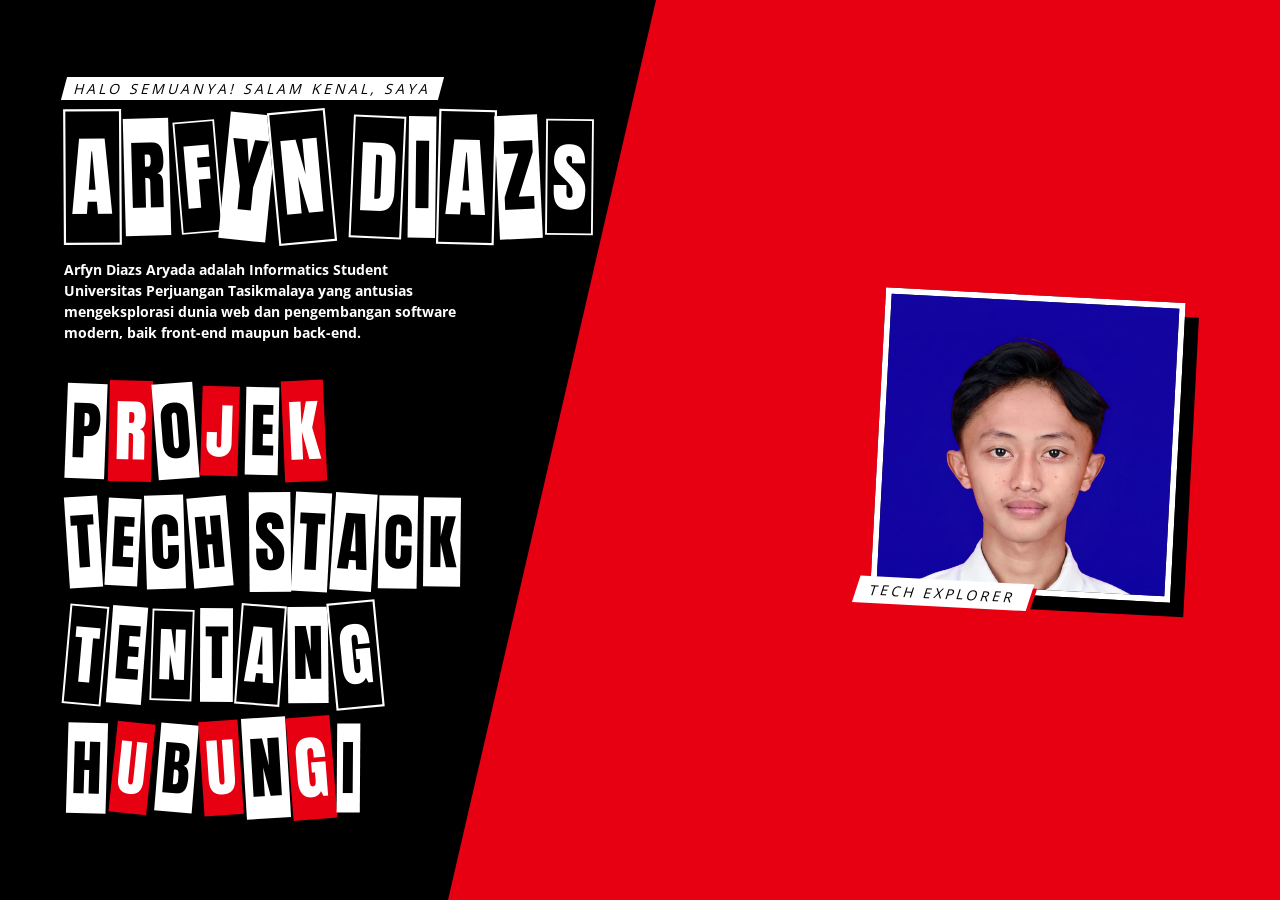
<file: index (3).html>
<!DOCTYPE html>
<html lang="id">
<head>
  <meta charset="UTF-8" />
  <meta name="viewport" content="width=device-width, initial-scale=1.0" />

  <!-- SEO Dasar -->
  <title>Arfyn Diazs Aryada | Portfolio Web Developer & Mahasiswa Informatika UNPER</title>
  <meta name="description" content="Arfyn Diazs Aryada, mahasiswa Teknik Informatika Universitas Perjuangan Tasikmalaya. Lihat portfolio projek web, C++, JavaScript, Python, dan database karya Arfyn Diazs." />
  <meta name="keywords" content="arfyn diazs, arfyn diazs aryada, arfyn, portfolio arfyn diazs, mahasiswa informatika UNPER, web developer Tasikmalaya, Universitas Perjuangan Tasikmalaya" />
  <meta name="author" content="Arfyn Diazs Aryada" />
  <meta name="robots" content="index, follow, max-image-preview:large, max-snippet:-1" />
  <link rel="canonical" href="https://arfyn.web.id/" />
  <meta name="theme-color" content="#e60012" />

  <!-- Geo (SEO lokal) -->
  <meta name="geo.region" content="ID-JB" />
  <meta name="geo.placename" content="Tasikmalaya" />

  <!-- Open Graph -->
  <meta property="og:type" content="website" />
  <meta property="og:site_name" content="Arfyn Diazs Aryada" />
  <meta property="og:title" content="Arfyn Diazs Aryada | Portfolio" />
  <meta property="og:description" content="Portfolio Arfyn Diazs Aryada, mahasiswa Informatika UNPER yang antusias di web dan software development." />
  <meta property="og:url" content="https://arfyn.web.id/" />
  <meta property="og:image" content="https://arfyn.web.id/profil.jpeg" />
  <meta property="og:image:alt" content="Foto Arfyn Diazs Aryada" />
  <meta property="og:locale" content="id_ID" />

  <!-- Twitter Card -->
  <meta name="twitter:card" content="summary_large_image" />
  <meta name="twitter:title" content="Arfyn Diazs Aryada | Portfolio" />
  <meta name="twitter:description" content="Portfolio Arfyn Diazs Aryada, mahasiswa Informatika UNPER." />
  <meta name="twitter:image" content="https://arfyn.web.id/profil.jpeg" />

  <!-- Favicon -->
  <link rel="icon" href="profil.jpeg" type="image/jpeg" />

  <!-- Structured Data (JSON-LD) -->
  <script type="application/ld+json">
  {
    "@context": "https://schema.org",
    "@type": "Person",
    "name": "Arfyn Diazs Aryada",
    "alternateName": ["Arfyn Diazs", "Arfyn"],
    "url": "https://arfyn.web.id/",
    "image": "https://arfyn.web.id/profil.jpeg",
    "jobTitle": "Mahasiswa Teknik Informatika",
    "description": "Mahasiswa Teknik Informatika Universitas Perjuangan Tasikmalaya yang mendalami pengembangan web dan software.",
    "email": "mailto:diazsarfyn@gmail.com",
    "address": {
      "@type": "PostalAddress",
      "addressLocality": "Tasikmalaya",
      "addressRegion": "Jawa Barat",
      "addressCountry": "ID"
    },
    "alumniOf": {
      "@type": "CollegeOrUniversity",
      "name": "Universitas Perjuangan Tasikmalaya"
    },
    "knowsAbout": ["C++", "HTML", "CSS", "JavaScript", "Python", "Database"],
    "sameAs": [
      "https://github.com/diazsarfyn",
      "https://www.instagram.com/arfyn.ar"
    ]
  }
  </script>

  <!-- Google Fonts -->
  <link rel="preconnect" href="https://fonts.googleapis.com">
  <link rel="preconnect" href="https://fonts.gstatic.com" crossorigin>
  <link href="https://fonts.googleapis.com/css2?family=Anton&family=Open+Sans:wght@700&display=swap" rel="stylesheet">

  <style>
    :root {
      --p5-red: #e60012;
      --p5-black: #000000;
      --p5-white: #ffffff;
    }

    body, html {
      margin: 0;
      padding: 0;
      width: 100%;
      height: 100%;
      background-color: var(--p5-black);
      font-family: 'Anton', Impact, sans-serif;
      color: var(--p5-white);
      overflow-x: hidden;
      user-select: none;
    }

    a { color: inherit; text-decoration: none; }

    #app {
      position: relative;
      width: 100%;
      min-height: 100vh;
      overflow: hidden;
    }

    /* Backgrounds */
    .bg-red-polygon {
      position: absolute;
      top: 0;
      right: 0;
      width: 65%;
      height: 100%;
      background-color: var(--p5-red);
      clip-path: polygon(25% 0, 100% 0, 100% 100%, 0% 100%);
      z-index: 0;
      transition: all 0.3s ease;
    }

    /* Layar utama: teks di kiri, foto di kanan (alur normal, bukan fixed/absolute) */
    #screen-main {
      display: flex;
      align-items: center;
      align-items: safe center;
      justify-content: space-between;
      gap: 30px;
      padding: 40px 8% 50px 5%;
    }

    #screen-main .main-content {
      position: static;
      width: 50%;
    }

    .profile-photo-wrap {
      position: relative;
      flex: 0 0 auto;
      width: 300px;
      aspect-ratio: 1 / 1;
      transform: rotate(3deg);
      z-index: 15;
      pointer-events: none;
    }

    .profile-photo-wrap::before {
      content: '';
      position: absolute;
      inset: 0;
      background: var(--p5-black);
      transform: translate(14px, 14px);
      z-index: -1;
    }

    .profile-photo {
      display: block;
      width: 100%;
      height: 100%;
      object-fit: cover;
      object-position: center top;
      border: 6px solid var(--p5-white);
      box-sizing: border-box;
      background: var(--p5-black);
    }

    .profile-tag {
      position: absolute;
      left: -14px;
      bottom: -16px;
      background: var(--p5-white);
      color: var(--p5-black);
      font-family: 'Open Sans', sans-serif;
      font-size: clamp(11px, 1.6vw, 14px);
      letter-spacing: 3px;
      padding: 4px 14px;
      transform: skewX(-15deg);
      box-shadow: 4px 4px 0 var(--p5-red);
    }

    /* Screens */
    .screen {
      position: absolute;
      top: 0;
      left: 0;
      width: 100%;
      height: 100%;
      opacity: 0;
      pointer-events: none;
      transition: opacity 0.1s;
      z-index: 10;
      overflow-y: auto;
      padding-bottom: 50px;
      box-sizing: border-box;
    }

    .screen.active {
      opacity: 1;
      pointer-events: auto;
    }

    /* Main Menu Layout */
    .main-content {
      position: absolute;
      top: 15%;
      left: 5%;
      width: 50%;
      z-index: 15;
      transition: all 0.3s ease;
    }

    .intro-text {
      font-family: 'Open Sans', sans-serif;
      font-size: clamp(10px, 2vw, 14px);
      letter-spacing: 3px;
      margin-bottom: 5px;
      background: var(--p5-white);
      color: var(--p5-black);
      display: inline-block;
      padding: 2px 10px;
      transform: skewX(-15deg);
    }

    .name-title {
      font-size: clamp(3rem, 8vw, 5rem);
      margin: 10px 0 20px 0;
      display: flex;
      flex-wrap: wrap;
      gap: 6px 18px;
    }

    .desc-text {
      font-family: 'Open Sans', sans-serif;
      font-size: clamp(12px, 2.5vw, 14px);
      line-height: 1.5;
      max-width: 400px;
      margin-bottom: 40px;
      font-weight: bold;
    }

    /* Ransom Note Style Text */
    .ransom-text span {
      display: inline-block;
      padding: 0 clamp(2px, 1vw, 5px);
      margin: 0 2px;
      background-color: var(--p5-white);
      color: var(--p5-black);
      text-transform: uppercase;
    }

    .ransom-text.alt-1 span:nth-child(odd) {
      background-color: var(--p5-black);
      color: var(--p5-white);
      border: 2px solid var(--p5-white);
    }

    .ransom-text.alt-2 span:nth-child(even) {
      background-color: var(--p5-red);
      color: var(--p5-white);
    }

    /* Navigation Menu */
    .nav-menu {
      list-style: none;
      padding: 0;
      margin: 0;
      display: flex;
      flex-direction: column;
      gap: 15px;
    }

    .nav-item {
      font-size: clamp(2.5rem, 6vw, 4rem);
      cursor: pointer;
      width: fit-content;
      transition: transform 0.1s;
      outline: none;
    }

    .nav-item:hover,
    .nav-item:focus-visible {
      transform: scale(1.05) rotate(-2deg);
    }

    .nav-item:hover span,
    .nav-item:focus-visible span {
      background-color: var(--p5-red);
      color: var(--p5-white);
      border-color: var(--p5-white);
    }

    /* Detail Screens */
    .detail-header {
      font-size: clamp(3rem, 8vw, 5rem);
      margin: 80px 5% 20px 5%;
    }

    .btn-back {
      position: absolute;
      top: 40px;
      right: 5%;
      background: var(--p5-white);
      color: var(--p5-black);
      padding: 10px 20px;
      font-size: clamp(0.9rem, 2vw, 1.2rem);
      font-family: 'Open Sans', sans-serif;
      font-weight: bold;
      cursor: pointer;
      border: none;
      transform: skewX(-15deg);
      z-index: 50;
      box-shadow: 4px 4px 0px var(--p5-black);
      transition: all 0.2s;
    }

    .btn-back:hover {
      background: var(--p5-red);
      color: var(--p5-white);
      transform: skewX(-15deg) scale(1.1);
    }

    /* Cards */
    .card-container {
      display: flex;
      flex-wrap: wrap;
      gap: 30px;
      padding: 0 5%;
      justify-content: flex-start;
    }

    .p5-card {
      display: block;
      background: var(--p5-black);
      border: 3px solid var(--p5-white);
      padding: 20px;
      width: 100%;
      max-width: 350px;
      transform: skewX(-5deg);
      position: relative;
      box-sizing: border-box;
      margin-bottom: 15px;
      transition: transform 0.2s;
    }

    .p5-card::before {
      content: '';
      position: absolute;
      top: -5px;
      left: -5px;
      width: 100%;
      height: 100%;
      background: var(--p5-red);
      z-index: -1;
      transform: translate(10px, 10px);
    }

    .p5-card h3 {
      font-size: clamp(1.8rem, 4vw, 2.5rem);
      margin: 0 0 10px 0;
      font-weight: normal;
      color: var(--p5-white);
      text-shadow: 2px 2px 0 var(--p5-red);
    }

    .p5-card p {
      font-family: 'Open Sans', sans-serif;
      font-size: clamp(12px, 2.5vw, 14px);
      font-weight: bold;
      line-height: 1.5;
      margin: 0 0 10px 0;
    }

    .p5-card .tag-row {
      display: flex;
      flex-wrap: wrap;
      gap: 6px;
      margin-bottom: 12px;
    }

    .p5-card .tag {
      font-family: 'Open Sans', sans-serif;
      font-size: 11px;
      font-weight: bold;
      letter-spacing: 1px;
      background: var(--p5-white);
      color: var(--p5-black);
      padding: 1px 8px;
      transform: skewX(-15deg);
    }

    .p5-card .card-link {
      font-family: 'Open Sans', sans-serif;
      font-size: 13px;
      font-weight: bold;
      letter-spacing: 1px;
      color: var(--p5-red);
      display: inline-block;
      margin-top: 4px;
    }

    .p5-card .card-status {
      font-family: 'Open Sans', sans-serif;
      font-size: 11px;
      letter-spacing: 1px;
      opacity: 0.7;
      float: right;
      margin-top: 6px;
    }

    a.p5-card:hover,
    a.p5-card:focus-visible {
      transform: skewX(-5deg) scale(1.05);
      outline: none;
    }

    .about-card {
      max-width: 600px;
      width: 100%;
      font-family: 'Open Sans', sans-serif;
      font-size: clamp(14px, 3vw, 18px);
      font-weight: bold;
      background: #fff;
      color: #000;
      padding: clamp(15px, 4vw, 30px);
      transform: skewX(-5deg);
      box-shadow: 10px 10px 0px var(--p5-red);
      box-sizing: border-box;
    }

    .about-card p { margin: 0 0 14px 0; line-height: 1.5; }
    .about-card p:last-child { margin-bottom: 0; }

    .about-card .quote {
      font-family: 'Anton', Impact, sans-serif;
      font-weight: normal;
      font-size: clamp(1.3rem, 3.5vw, 1.9rem);
      line-height: 1.2;
      color: var(--p5-red);
      margin-bottom: 16px;
    }

    .about-card ul {
      list-style: none;
      padding: 0;
      margin: 0 0 14px 0;
      font-size: clamp(12px, 2.5vw, 15px);
    }

    .about-card li {
      padding: 6px 0;
      border-bottom: 2px solid #000;
    }

    .about-card li b {
      display: inline-block;
      min-width: 90px;
      color: var(--p5-red);
    }

    /* Transition Effect */
    #transition-layer {
      position: fixed;
      top: 0;
      left: 0;
      width: 100vw;
      height: 100vh;
      pointer-events: none;
      z-index: 9999;
      display: flex;
    }

    .wipe-panel {
      flex: 1;
      height: 100%;
      background-color: var(--p5-black);
      transform: scaleY(0);
      transform-origin: top;
      transition: transform 0.4s cubic-bezier(0.7, 0, 0.3, 1);
    }

    .wipe-panel:nth-child(even) {
      background-color: var(--p5-red);
      transform-origin: bottom;
    }

    body.transitioning .wipe-panel {
      transform: scaleY(1);
    }

    /* --- Responsive --- */
    @media (max-width: 1024px) {
      .main-content { width: 60%; }
      .bg-red-polygon {
        width: 75%;
        clip-path: polygon(15% 0, 100% 0, 100% 100%, 0% 100%);
      }
    }

    @media (max-width: 768px) {
      .bg-red-polygon {
        width: 100%;
        clip-path: none;
        opacity: 0.8;
      }

      #screen-main {
        flex-direction: column;
        justify-content: flex-start;
        padding: 40px 5% 50px 5%;
        gap: 40px;
      }

      #screen-main .main-content { width: 90%; }

      .profile-photo-wrap { width: 240px; }

      .main-content {
        width: 90%;
        left: 5%;
        top: 20%;
        text-align: center;
        display: flex;
        flex-direction: column;
        align-items: center;
      }

      .intro-text { transform: skewX(0); }
      .name-title { justify-content: center; }

      .desc-text {
        max-width: 100%;
        text-align: center;
        margin-bottom: 30px;
        background: rgba(0,0,0,0.7);
        padding: 10px;
        border-radius: 5px;
      }

      .nav-menu { align-items: center; }
      .nav-item { transform: skewX(-10deg); }
      .nav-item:hover,
      .nav-item:focus-visible { transform: scale(1.05) skewX(-10deg); }

      .detail-header {
        text-align: center;
        margin-top: 100px;
      }

      .btn-back {
        top: 60px;
        right: 50%;
        transform: translateX(50%) skewX(-15deg);
      }

      .btn-back:hover {
        transform: translateX(50%) skewX(-15deg) scale(1.1);
      }

      .card-container { justify-content: center; }

      .p5-card {
        transform: skewX(0);
        margin-bottom: 20px;
      }

      .p5-card::before { transform: translate(5px, 5px); }

      a.p5-card:hover,
      a.p5-card:focus-visible { transform: none; }

      .about-card { transform: skewX(0); }
    }

    @media (max-width: 480px) {
      .profile-photo-wrap { width: 200px; }
      .name-title { font-size: 3rem; }
      .nav-item { font-size: 2.5rem; }
    }

    @media (prefers-reduced-motion: reduce) {
      .wipe-panel, .nav-item, .p5-card { transition: none; }
    }
  </style>
</head>
<body>

  <div id="app">
    <div class="bg-red-polygon"></div>

    <!-- MAIN MENU -->
    <main id="screen-main" class="screen active">
      <div class="main-content">
        <div class="intro-text">HALO SEMUANYA! SALAM KENAL, SAYA</div>
        <h1 class="name-title ransom-text alt-1 p5-text" style="font-weight: normal;">ARFYN DIAZS</h1>
        <div class="desc-text">
          <strong>Arfyn Diazs Aryada</strong> adalah Informatics Student Universitas Perjuangan Tasikmalaya yang antusias mengeksplorasi dunia web dan pengembangan software modern, baik front-end maupun back-end.
        </div>

        <ul class="nav-menu">
          <li class="nav-item ransom-text alt-2 p5-text" role="button" tabindex="0" data-target="screen-projects">PROJEK</li>
          <li class="nav-item ransom-text p5-text" role="button" tabindex="0" data-target="screen-skills">TECH STACK</li>
          <li class="nav-item ransom-text alt-1 p5-text" role="button" tabindex="0" data-target="screen-about">TENTANG</li>
          <li class="nav-item ransom-text alt-2 p5-text" role="button" tabindex="0" data-target="screen-contact">HUBUNGI</li>
        </ul>
      </div>
      <div class="profile-photo-wrap">
        <img src="profil.jpeg" alt="Arfyn Diazs Aryada, mahasiswa Informatika UNPER Tasikmalaya" class="profile-photo" width="300" height="300" loading="eager" onerror="this.parentElement.style.display='none'" />
        <div class="profile-tag">TECH EXPLORER</div>
      </div>
    </main>

    <!-- PROJECTS SCREEN -->
    <section id="screen-projects" class="screen">
      <button class="btn-back" data-target="screen-main">ESC - BACK</button>
      <h2 class="detail-header ransom-text p5-text" style="font-weight: normal;">PROJEK</h2>
      <div class="card-container">

        <div class="p5-card">
          <h3>Navigasi Kampus C++</h3>
          <div class="tag-row"><span class="tag">C++</span><span class="tag">ALGORITMA</span><span class="tag">CLI</span></div>
          <p>Program konsol C++ untuk mensimulasikan pencarian rute gedung kampus UNPER dengan struktur data graf dan logika algoritma terstruktur.</p>
          <a href="https://diazsarfyn.github.io/navigasi-kampus/" target="_blank" rel="noopener noreferrer" class="card-link">LIHAT DEMO →</a>
          <span class="card-status">TUGAS ALGORITMA</span>
        </div>

        <div class="p5-card">
          <h3>Web Interaktif</h3>
          <div class="tag-row"><span class="tag">HTML</span><span class="tag">CSS</span><span class="tag">JAVASCRIPT</span></div>
          <p>Eksplorasi antarmuka web modern dengan manipulasi DOM murni (Vanilla JS), animasi transisi halus, dan layout adaptif untuk mobile.</p>
          <!-- TODO: ganti "#" dengan URL asli projek -->
          <a href="#" class="card-link">LIVE PREVIEW →</a>
          <span class="card-status">LATIHAN WEB</span>
        </div>

        <div class="p5-card">
          <h3>Form Mahasiswa</h3>
          <div class="tag-row"><span class="tag">JAVASCRIPT</span><span class="tag">DATABASE</span><span class="tag">FORM UI</span></div>
          <p>Formulir input data mahasiswa dengan validasi realtime, penyimpanan tabel terstruktur, serta antarmuka yang bersih dan ramah pengguna.</p>
          <!-- TODO: ganti dengan link repo GitHub projek ini -->
          <a href="https://github.com/diazsarfyn" target="_blank" rel="noopener noreferrer" class="card-link">LIHAT KODE REPO →</a>
          <span class="card-status">PROJEK MANDIRI</span>
        </div>

      </div>
    </section>

    <!-- SKILLS SCREEN -->
    <section id="screen-skills" class="screen">
      <button class="btn-back" data-target="screen-main">ESC - BACK</button>
      <h2 class="detail-header ransom-text alt-1 p5-text" style="font-weight: normal;">TECH STACK</h2>
      <div class="card-container">

        <div class="p5-card">
          <h3>BAHASA & LOGIKA</h3>
          <p>C++ — Algoritma &amp; Pemecahan Masalah<br>Python — Scripting &amp; Logika<br>JavaScript — DOM &amp; Interaktivitas</p>
        </div>

        <div class="p5-card">
          <h3>WEB FRONT-END</h3>
          <p>HTML — Struktur Halaman Semantik<br>CSS — Styling &amp; Desain Responsif</p>
        </div>

        <div class="p5-card">
          <h3>DATA</h3>
          <p>Database — Manajemen Relasional &amp; Struktur Data</p>
        </div>

      </div>
    </section>

    <!-- ABOUT SCREEN -->
    <section id="screen-about" class="screen">
      <button class="btn-back" data-target="screen-main">ESC - BACK</button>
      <h2 class="detail-header ransom-text alt-2 p5-text" style="font-weight: normal;">TENTANG</h2>
      <div class="card-container">
        <div class="about-card">
          <p class="quote">"Dari penasaran cara kerja website, sampai ketagihan ngoding tiap malam."</p>
          <p>Halo! Saya Arfyn Diazs, mahasiswa Teknik Informatika di Universitas Perjuangan (UNPER) Tasikmalaya. Bagi saya, pemrograman adalah wadah seru untuk memecahkan masalah logika dan mewujudkan ide menjadi aplikasi nyata yang interaktif.</p>
          <p>Saat ini saya aktif belajar algoritma dengan C++, menyusun struktur lewat HTML &amp; CSS, membuat interaksi dinamis dengan JavaScript, serta mengeksplorasi Python dan Database. Terbuka untuk diskusi santai seputar teknologi!</p>
          <ul>
            <li><b>PENDIDIKAN</b> Teknik Informatika</li>
            <li><b>KAMPUS</b> Universitas Perjuangan (UNPER)</li>
            <li><b>LOKASI</b> Tasikmalaya, Jawa Barat</li>
            <li><b>FOKUS</b> Web &amp; Application Exploration</li>
          </ul>
        </div>
      </div>
    </section>

    <!-- CONTACT SCREEN -->
    <section id="screen-contact" class="screen">
      <button class="btn-back" data-target="screen-main">ESC - BACK</button>
      <h2 class="detail-header ransom-text p5-text" style="font-weight: normal;">HUBUNGI</h2>
      <div class="card-container">
        <a class="p5-card" href="https://github.com/diazsarfyn" target="_blank" rel="noopener noreferrer">
          <h3>GITHUB</h3>
          <p>github.com/diazsarfyn</p>
        </a>
        <a class="p5-card" href="https://www.instagram.com/arfyn.ar" target="_blank" rel="noopener noreferrer">
          <h3>INSTAGRAM</h3>
          <p>@arfyn.ar</p>
        </a>
        <a class="p5-card" href="mailto:diazsarfyn@gmail.com">
          <h3>EMAIL</h3>
          <p>diazsarfyn@gmail.com</p>
        </a>
      </div>
      <p style="font-family:'Open Sans',sans-serif; font-size:12px; letter-spacing:1px; margin:30px 5% 0;">© 2026 ARFYN DIAZS ARYADA • KOTA TASIKMALAYA</p>
    </section>

    <!-- TRANSITION LAYER -->
    <div id="transition-layer" aria-hidden="true">
      <div class="wipe-panel"></div>
      <div class="wipe-panel" style="transition-delay: 0.1s"></div>
      <div class="wipe-panel" style="transition-delay: 0.2s"></div>
      <div class="wipe-panel" style="transition-delay: 0.1s"></div>
      <div class="wipe-panel"></div>
    </div>
  </div>

  <script>
    // Ransom note effect
    function applyRansomEffect() {
      document.querySelectorAll('.p5-text').forEach(el => {
        if (el.getAttribute('data-applied')) return;

        const text = el.textContent.trim();
        el.setAttribute('aria-label', text);
        el.innerHTML = '';
        text.split(' ').forEach((word, i, arr) => {
          // Tiap kata dibungkus agar tidak terpecah antar baris
          const wrap = document.createElement('span');
          wrap.style.cssText = 'background:none;border:0;padding:0;margin:0;color:inherit;display:inline-flex;';
          wrap.setAttribute('aria-hidden', 'true');
          word.split('').forEach(char => {
            const span = document.createElement('span');
            span.textContent = char;
            const rot = (Math.random() * 12) - 6;
            const scale = 0.9 + (Math.random() * 0.2);
            span.style.transform = `rotate(${rot}deg) scale(${scale})`;
            wrap.appendChild(span);
          });
          el.appendChild(wrap);
          if (i < arr.length - 1) el.appendChild(document.createTextNode(' '));
        });
        el.setAttribute('data-applied', 'true');
      });
    }
    applyRansomEffect();

    // Navigation
    let busy = false;
    function navigate(targetId) {
      if (busy) return;
      busy = true;
      document.body.classList.add('transitioning');

      setTimeout(() => {
        document.querySelectorAll('.screen').forEach(s => s.classList.remove('active'));
        const target = document.getElementById(targetId);
        target.classList.add('active');
        target.scrollTop = 0;

        setTimeout(() => {
          document.body.classList.remove('transitioning');
          busy = false;
        }, 100);
      }, 600);
    }

    document.querySelectorAll('[data-target]').forEach(el => {
      el.addEventListener('click', () => navigate(el.dataset.target));
      el.addEventListener('keydown', e => {
        if (e.key === 'Enter' || e.key === ' ') {
          e.preventDefault();
          navigate(el.dataset.target);
        }
      });
    });

    // Tombol ESC kembali ke menu utama
    document.addEventListener('keydown', e => {
      if (e.key === 'Escape' && !document.getElementById('screen-main').classList.contains('active')) {
        navigate('screen-main');
      }
    });
  </script>
</body>
</html>
</file>
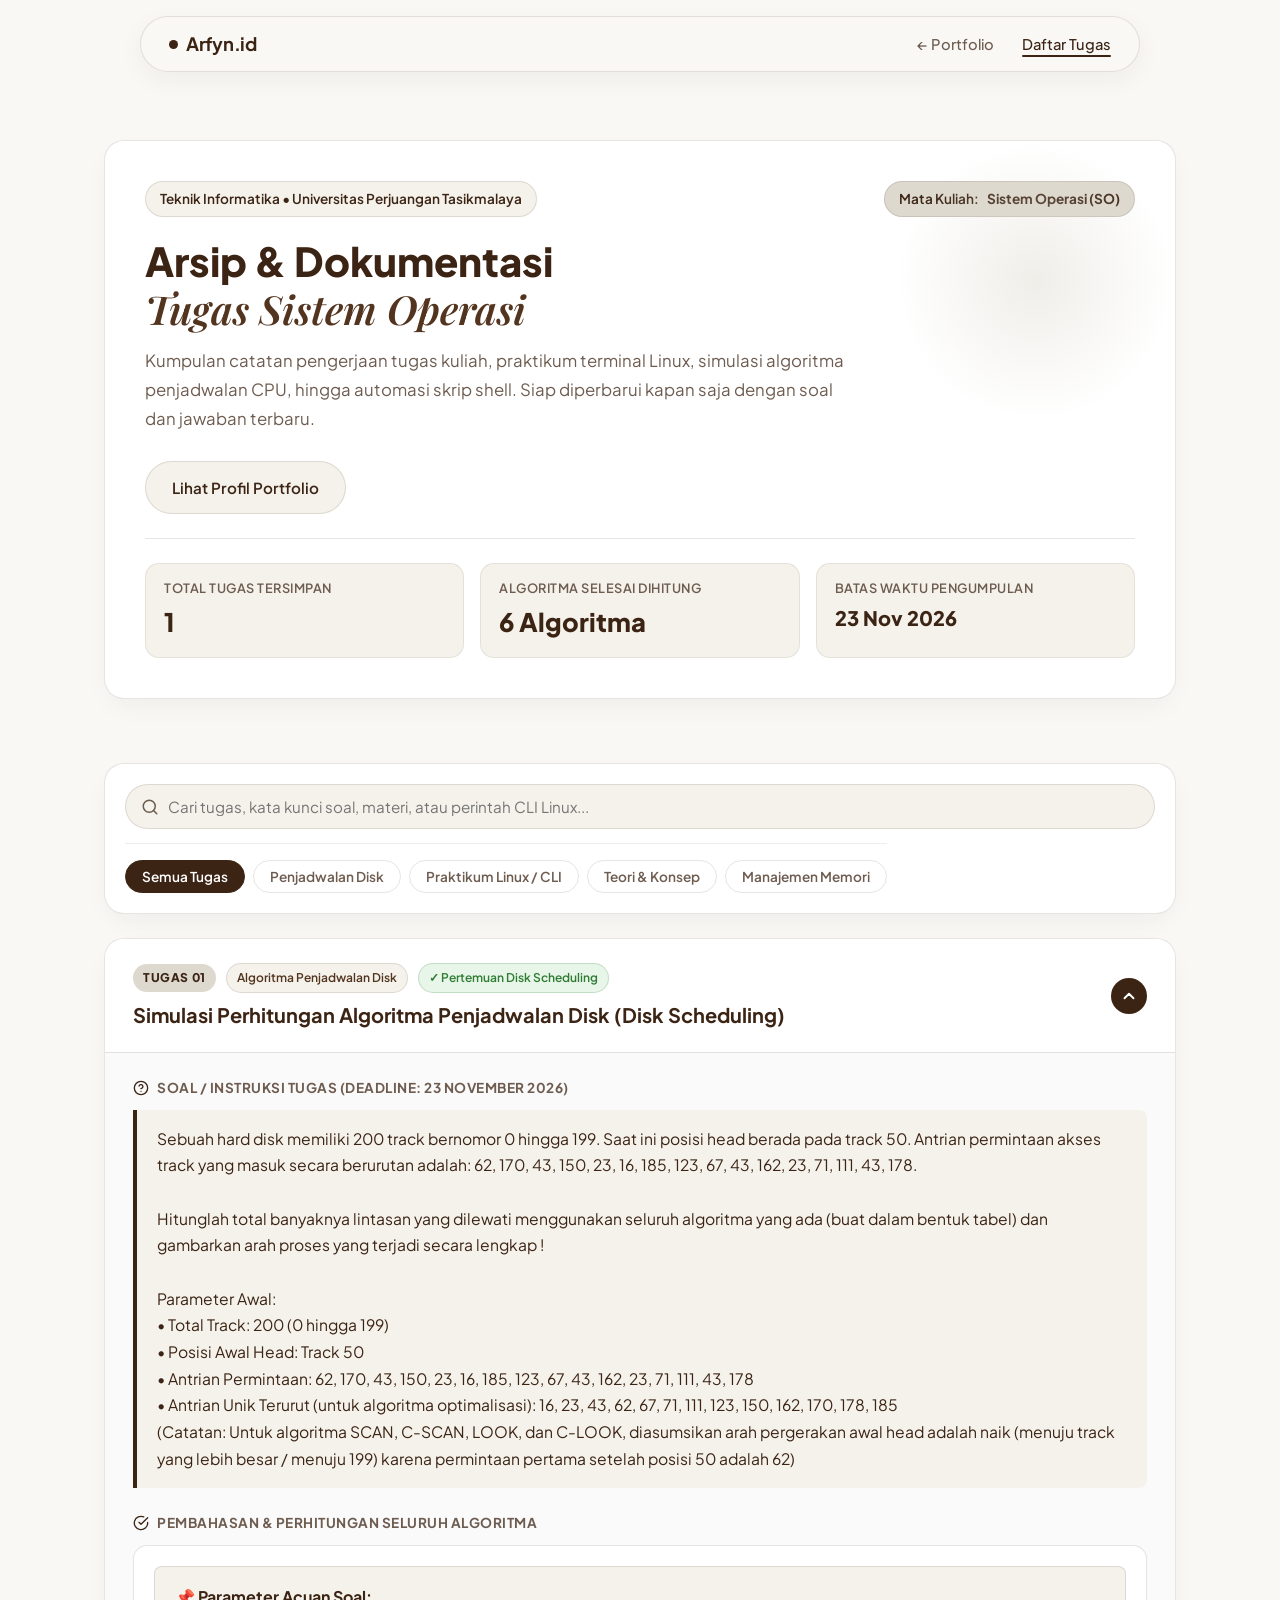
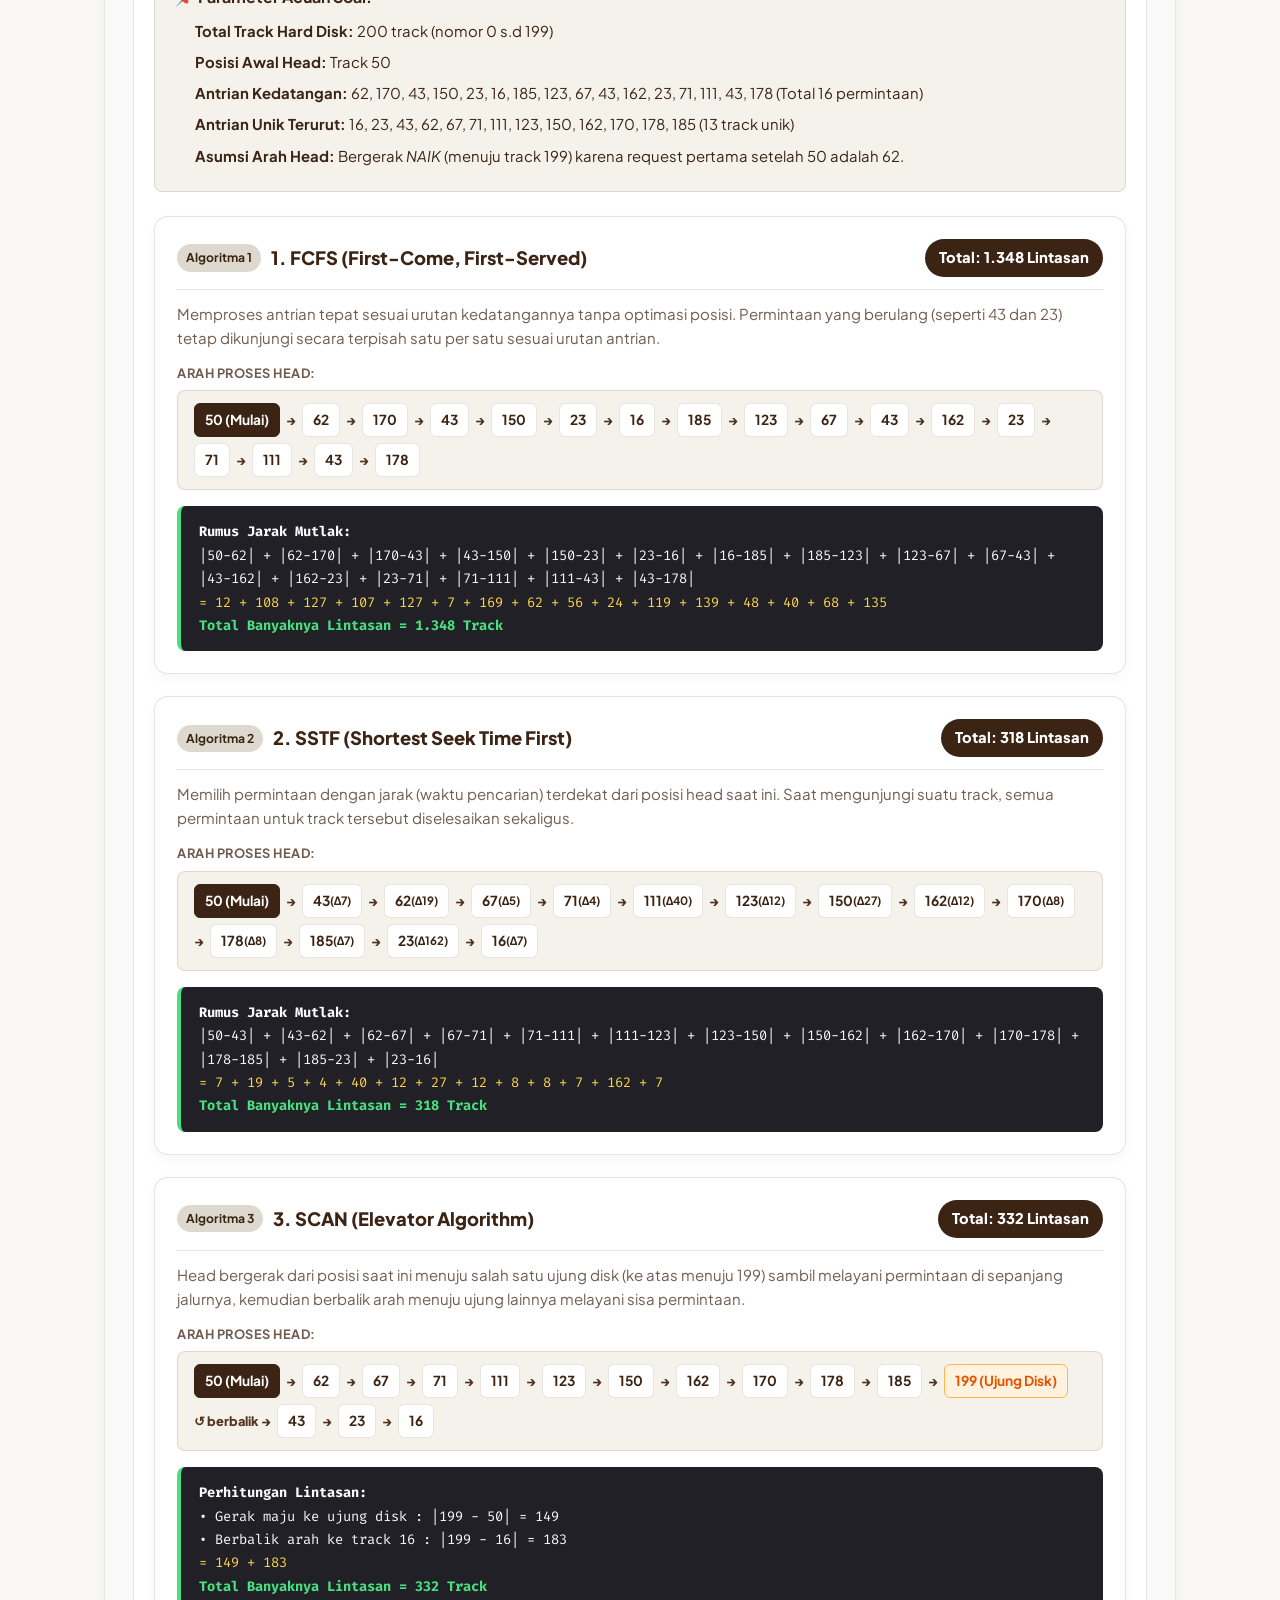
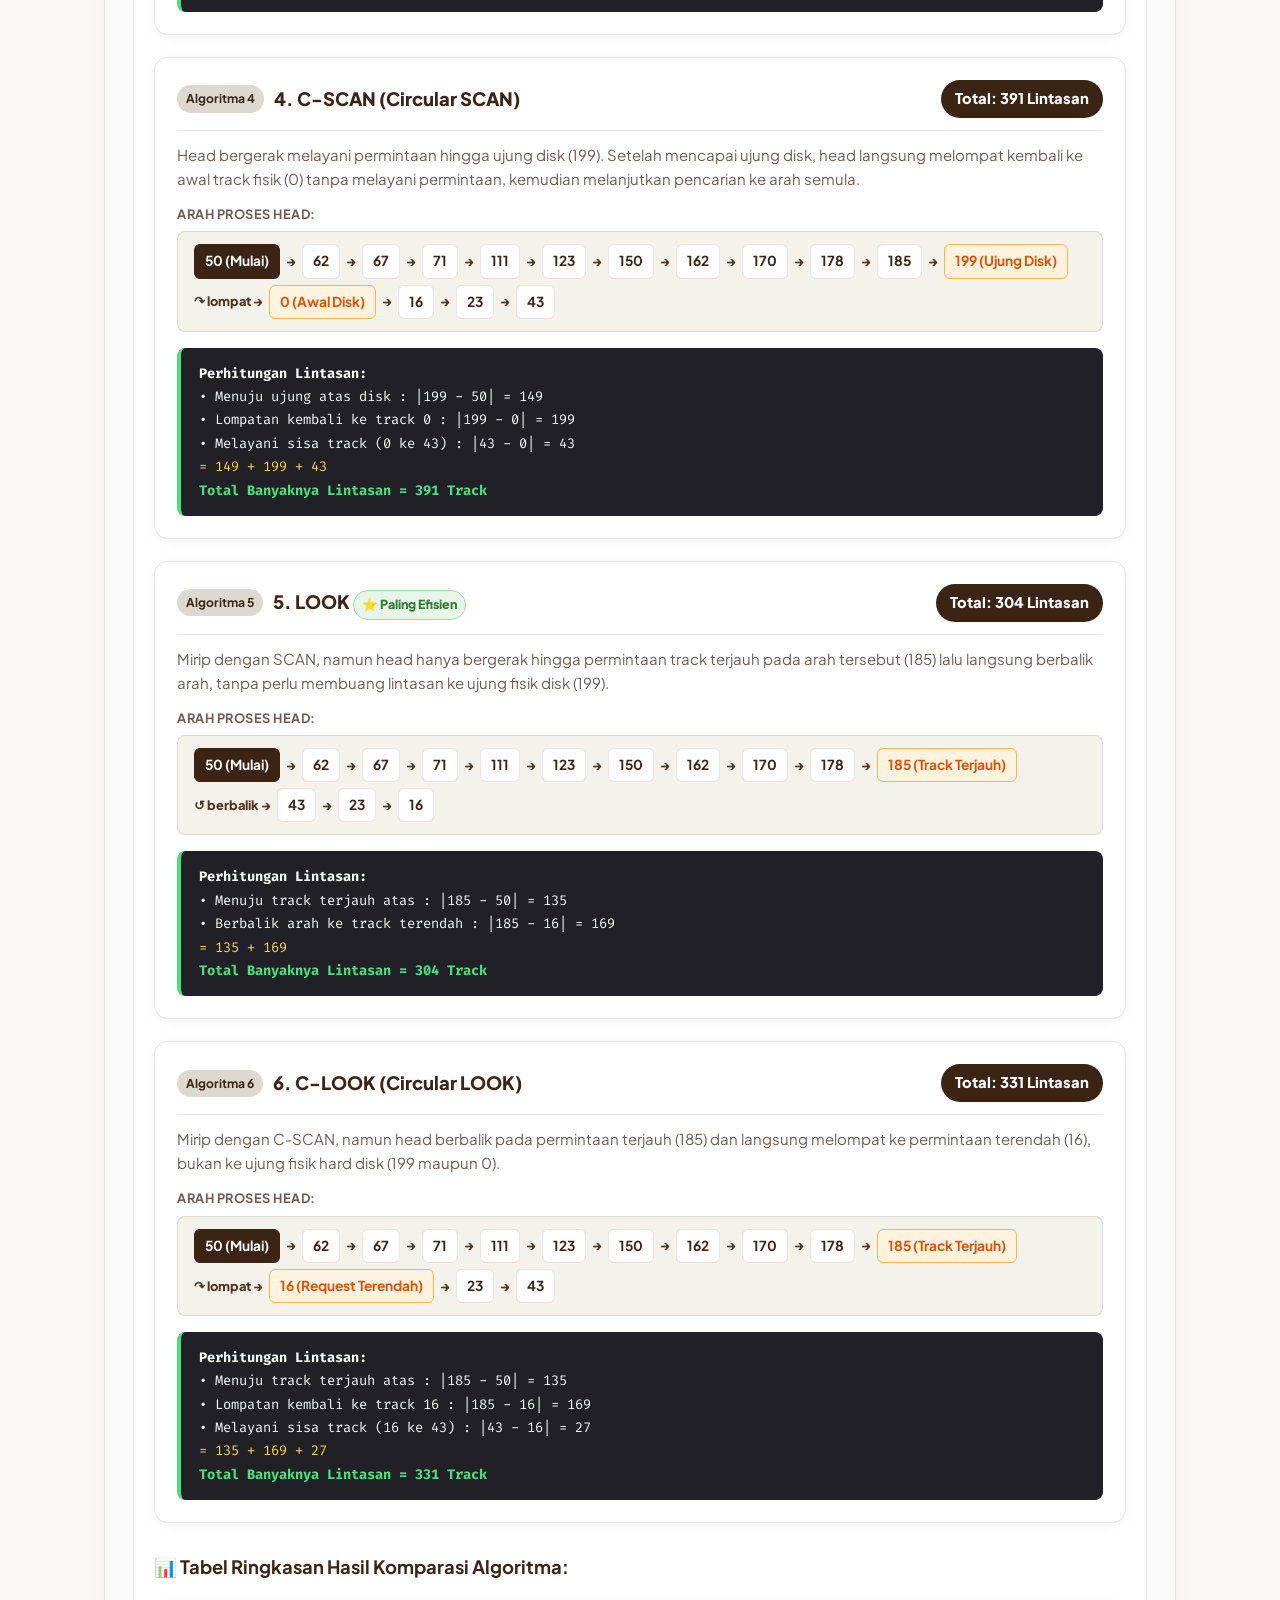
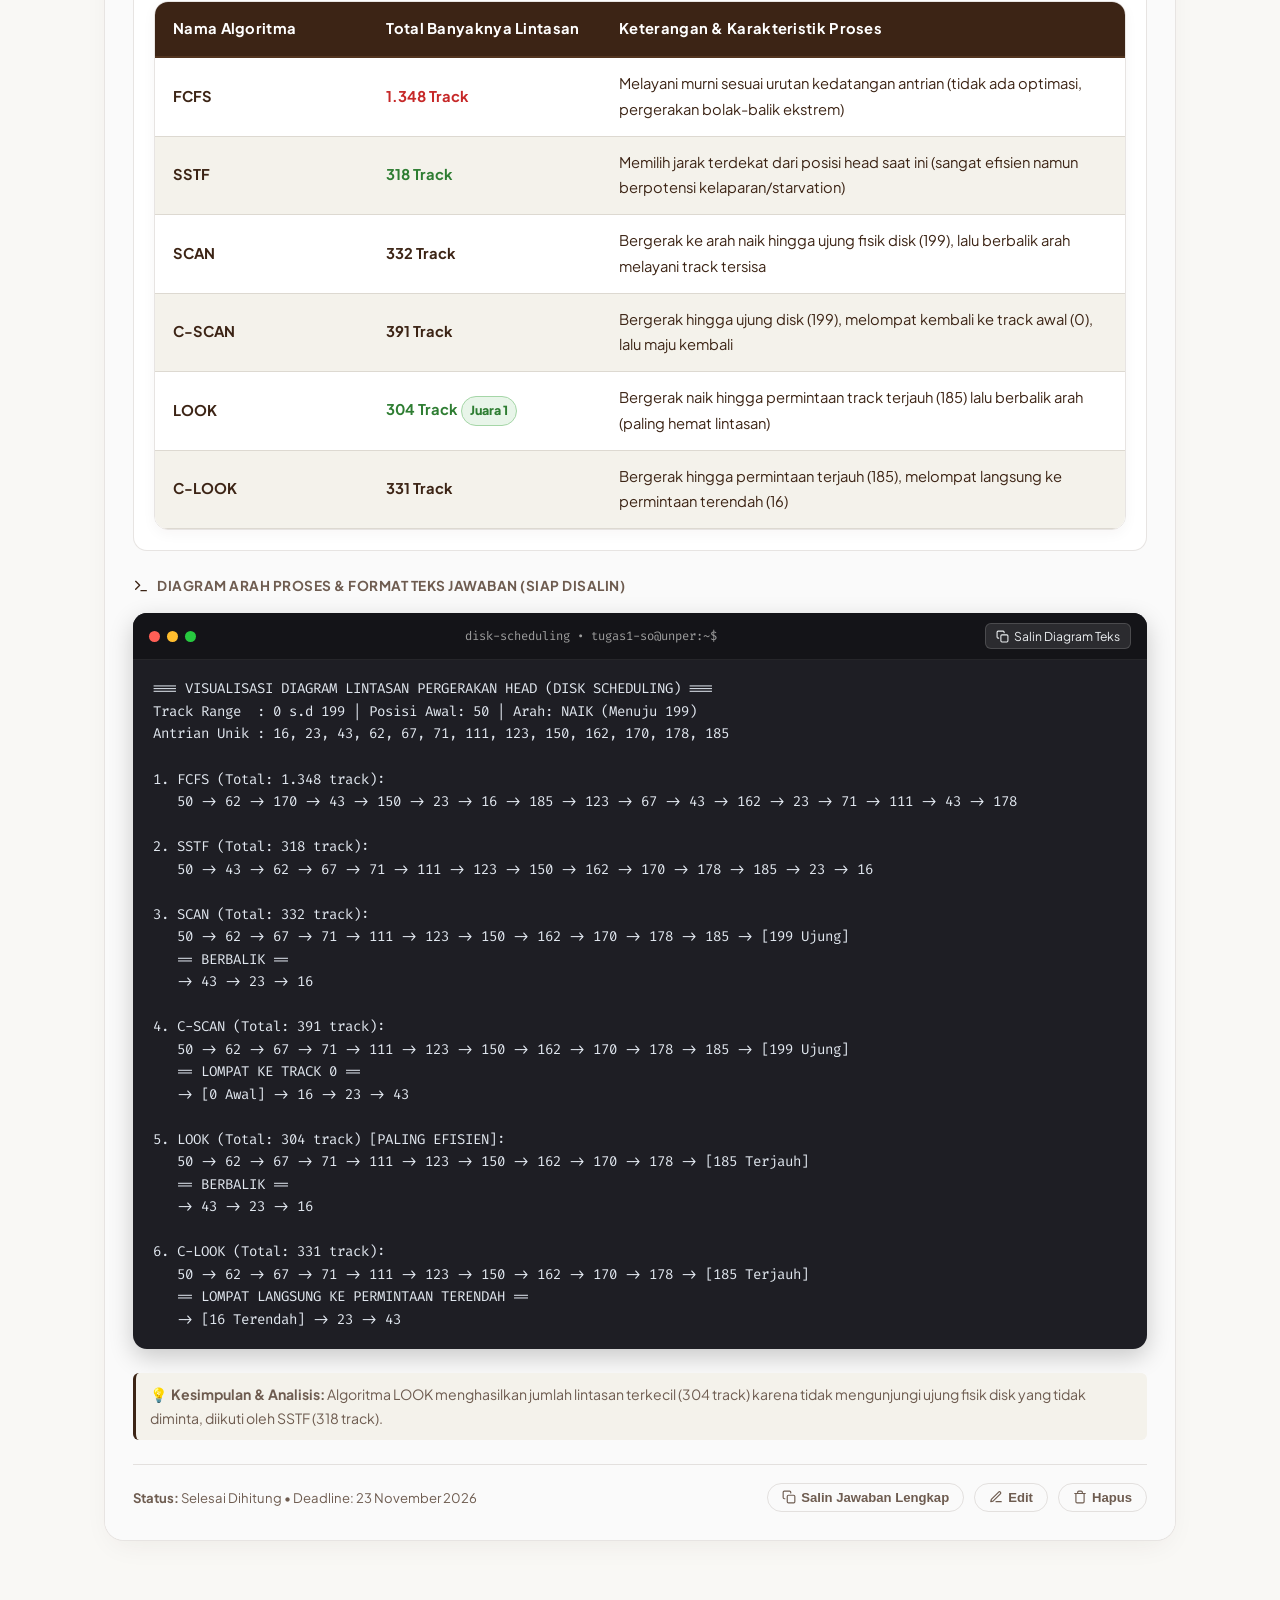
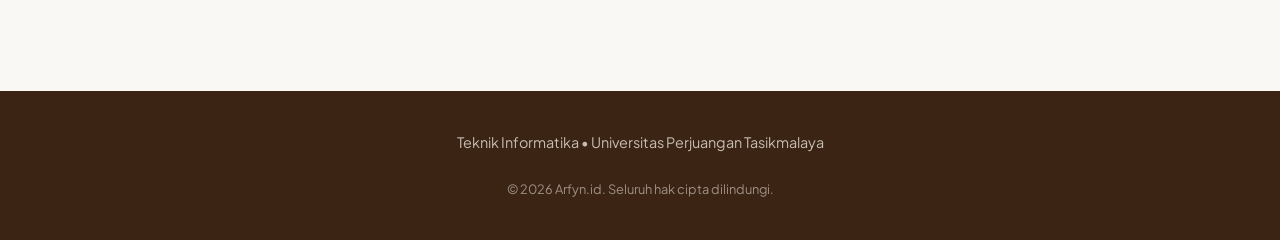
<file: so.html>
<!DOCTYPE html>
<html lang="id">
<head>
  <meta charset="UTF-8" />
  <meta name="viewport" content="width=device-width, initial-scale=1.0" />
  <title>Arsip Tugas Sistem Operasi | Arfyn Diazs Aryada</title>
  
  <!-- Meta SEO -->
  <meta name="description" content="Dokumentasi dan repositori pengerjaan tugas, praktikum CLI Linux, dan materi Sistem Operasi oleh Arfyn Diazs Aryada - Teknik Informatika Universitas Perjuangan Tasikmalaya." />
  <meta name="author" content="Arfyn Diazs Aryada" />

  <!-- Google Fonts: Plus Jakarta Sans & Playfair Display -->
  <link rel="preconnect" href="https://fonts.googleapis.com">
  <link rel="preconnect" href="https://fonts.gstatic.com" crossorigin>
  <link href="https://fonts.googleapis.com/css2?family=Fira+Code:wght@400;500;600&family=Playfair+Display:ital,wght@0,600;0,700;1,600&family=Plus+Jakarta+Sans:wght@300;400;500;600;700;800&display=swap" rel="stylesheet">

  <!-- Stylesheets -->
  <link rel="stylesheet" href="style.css">
  <link rel="stylesheet" href="so.css">
</head>
<body>

  <!-- ==========================================================================
       NAVBAR (MENU NAVIGASI MELAYANG)
       ========================================================================== -->
  <header class="navbar">
    <div class="nav-container">
      <a href="index.html" class="nav-logo" title="Kembali ke Beranda Portfolio">
        <span></span> <strong>Arfyn.id</strong>
      </a>

      <!-- Menu Link -->
      <nav>
        <ul class="nav-links" id="navLinks">
          <li><a href="index.html" class="nav-link">← Portfolio</a></li>
          <li><a href="#tugas-section" class="nav-link active">Daftar Tugas</a></li>
          </li>
        </ul>
      </nav>

      <!-- Tombol Hamburger Mobile -->
      <button class="mobile-menu-btn" id="mobileMenuBtn" aria-label="Toggle Menu">
        ☰
      </button>
    </div>
  </header>

  <main>
    <!-- ==========================================================================
         HERO SECTION: INFORMASI MATA KULIAH SISTEM OPERASI
         ========================================================================== -->
    <section class="so-hero">
      <div class="container">
        <div class="so-hero-card">
          <div class="so-header-top">
            <div class="course-tag">
              Teknik Informatika &bull; Universitas Perjuangan Tasikmalaya
            </div>
            <div class="course-tag" style="background:var(--pale-oak);">
              Mata Kuliah: <strong>Sistem Operasi (SO)</strong>
            </div>
          </div>

          <h1 class="so-page-title">
            Arsip &amp; Dokumentasi <br />
            <span class="serif-highlight">Tugas Sistem Operasi</span>
          </h1>

          <p class="so-hero-desc">
            Kumpulan catatan pengerjaan tugas kuliah, praktikum terminal Linux, simulasi algoritma penjadwalan CPU, hingga automasi skrip shell. Siap diperbarui kapan saja dengan soal dan jawaban terbaru.
          </p>

          <div class="hero-buttons">
            <a href="index.html" class="btn btn-secondary">
              Lihat Profil Portfolio
            </a>
          </div>

          <!-- Counter Statistik -->
          <div class="so-stats-grid">
            <div class="stat-item">
              <span class="stat-label">Total Tugas Tersimpan</span>
              <span class="stat-value" id="statTotalTasks">1</span>
            </div>
            <div class="stat-item">
              <span class="stat-label">Algoritma Selesai Dihitung</span>
              <span class="stat-value" id="statPraktikumTasks">6 Algoritma</span>
            </div>
            <div class="stat-item">
              <span class="stat-label">Batas Waktu Pengumpulan</span>
              <span class="stat-value" id="statTeoriTasks" style="font-size:1.25rem;">23 Nov 2026</span>
            </div>
          </div>
        </div>
      </div>
    </section>

    <!-- ==========================================================================
         TOOLBAR: PENCARIAN & FILTER KATEGORI
         ========================================================================== -->
    <section class="so-toolbar-section" id="tugas-section">
      <div class="container">
        <div class="so-toolbar">
          <div class="so-toolbar-top">
            <div class="search-box-wrapper">
              <svg class="search-icon" width="18" height="18" viewBox="0 0 24 24" fill="none" stroke="currentColor" stroke-width="2" stroke-linecap="round" stroke-linejoin="round">
                <circle cx="11" cy="11" r="8"></circle>
                <line x1="21" y1="21" x2="16.65" y2="16.65"></line>
              </svg>
              <input 
                type="text" 
                id="searchInput" 
                class="search-input" 
                placeholder="Cari tugas, kata kunci soal, materi, atau perintah CLI Linux..." 
              />
            </div>

          <!-- Filter Kategori Tabs -->
          <div class="filter-tabs">
            <button type="button" class="filter-chip active" data-filter="all">Semua Tugas</button>
            <button type="button" class="filter-chip" data-filter="penjadwalan">Penjadwalan Disk</button>
            <button type="button" class="filter-chip" data-filter="praktikum">Praktikum Linux / CLI</button>
            <button type="button" class="filter-chip" data-filter="teori">Teori &amp; Konsep</button>
            <button type="button" class="filter-chip" data-filter="memori">Manajemen Memori</button>
          </div>
        </div>
      </div>
    </section>

    <!-- ==========================================================================
         DAFTAR KARTU TUGAS (DYNAMIC LIST VIA JS)
         ========================================================================== -->
    <section class="so-tasks-section">
      <div class="container">
        <!-- Container Kartu Tugas -->
        <div class="tasks-container" id="tasksContainer">
          <!-- Di-render secara dinamis oleh so.js -->
        </div>

        <!-- Tampilan Saat Tidak Ada Tugas / Kosong -->
        <div class="empty-state" id="emptyState" style="display:none;">
          <div class="empty-state-icon">📋</div>
          <h3 class="empty-state-title">Tidak Ada Tugas yang Cocok</h3>
          <p class="empty-state-desc">
            Coba gunakan kata kunci pencarian yang berbeda, atau tambahkan tugas baru ke dalam arsip.
          </p>
          
        </div>
      </div>
    </section>
  </main>

  <!-- ==========================================================================
       MODAL FORM: TAMBAH / EDIT TUGAS SISTEM OPERASI
       ========================================================================== -->
  <div class="modal-overlay" id="taskModalOverlay" role="dialog" aria-modal="true" aria-labelledby="modalTitle">
    <div class="modal-container">
      <div class="modal-header">
        <h2 class="modal-title" id="modalTitle">Tambah Tugas Baru</h2>
        <button type="button" class="modal-close-btn" id="closeModalBtn" aria-label="Tutup Modal">&times;</button>
      </div>

      <form id="taskForm">
        <div class="modal-body">
          <input type="hidden" id="taskIdInput" />

          <div class="form-row">
            <div class="form-group">
              <label class="form-label" for="taskNumInput">Nomor / Label Tugas *</label>
              <input type="text" id="taskNumInput" class="form-input" placeholder="Misal: Tugas 01, Kuis 1" required />
            </div>
            <div class="form-group">
              <label class="form-label" for="taskPertemuanInput">Pertemuan / Modul *</label>
              <input type="text" id="taskPertemuanInput" class="form-input" placeholder="Misal: Pertemuan 3" required />
            </div>
          </div>

          <div class="form-row">
            <div class="form-group">
              <label class="form-label" for="taskCategoryInput">Kategori Materi *</label>
              <select id="taskCategoryInput" class="form-select" required>
                <option value="praktikum">Praktikum Linux / CLI</option>
                <option value="teori">Teori &amp; Konsep</option>
                <option value="penjadwalan">Algoritma Penjadwalan CPU</option>
                <option value="memori">Manajemen Memori &amp; Paging</option>
                <option value="deadlock">Deadlock &amp; Concurrency</option>
              </select>
            </div>
            <div class="form-group">
              <label class="form-label" for="taskTitleInput">Judul Tugas *</label>
              <input type="text" id="taskTitleInput" class="form-input" placeholder="Misal: Manajemen Proses Linux" required />
            </div>
          </div>

          <div class="form-group">
            <label class="form-label" for="taskSoalInput">Soal / Pertanyaan Tugas *</label>
            <textarea id="taskSoalInput" class="form-textarea" placeholder="Tuliskan soal atau deskripsi instruksi tugas di sini..." required></textarea>
          </div>

          <div class="form-group">
            <label class="form-label" for="taskJawabanInput">Jawaban / Pembahasan *</label>
            <textarea id="taskJawabanInput" class="form-textarea" placeholder="Tuliskan jawaban, pembahasan, analisis perhitungan, atau poin kesimpulan..." required></textarea>
          </div>

          <div class="form-group">
            <label class="form-label" for="taskCodeInput">Perintah CLI Linux / Cuplikan Kode Terminal (Opsional)</label>
            <textarea id="taskCodeInput" class="form-textarea code-area" placeholder="# Masukkan script Bash atau command Linux di sini...&#10;sudo apt update && sudo apt upgrade&#10;ps aux | grep nginx"></textarea>
            <p class="form-helper">Cuplikan kode akan otomatis ditampilkan dengan tema Terminal Linux yang dapat disalin.</p>
          </div>

          <div class="form-group">
            <label class="form-label" for="taskNotesInput">Catatan Tambahan (Opsional)</label>
            <input type="text" id="taskNotesInput" class="form-input" placeholder="Misal: Dikerjakan pada distro Ubuntu 24.04 LTS" />
          </div>
        </div>

        <div class="modal-footer">
          <button type="button" class="btn btn-secondary" id="cancelModalBtn">Batal</button>
          <button type="submit" class="btn btn-primary" id="saveTaskBtn">Simpan Tugas</button>
        </div>
      </form>
    </div>
  </div>

  <!-- ==========================================================================
       FOOTER
       ========================================================================== -->
  <footer style="background-color: var(--espresso); color: var(--pale-oak); padding: 40px 0; margin-top: 60px; text-align: center;">
    <div class="container">
      <p style="font-size: 0.9rem; opacity: 0.85; margin-bottom: 16px;">
        Teknik Informatika &bull; Universitas Perjuangan Tasikmalaya
      </p>
      <p style="font-size: 0.8rem; opacity: 0.6; margin-top: 24px;">
        &copy; 2026 Arfyn.id. Seluruh hak cipta dilindungi.
      </p>
    </div>
  </footer>

  <!-- Scripts -->
  <script src="so.js"></script>
</body>
</html>
</file>
<file: style.css>
/* ==========================================================================
   1. CSS VARIABLES (PALET WARNA SESUAI REF: ESPRESSO & PALE OAK)
   Gunakan variabel ini jika ingin mengganti tema warna secara cepat!
   ========================================================================== */
:root {
  /* Warna Utama dari gambar referensi Canva */
  --espresso: #3C2415;         /* Deep rich brown (RGB: 60, 36, 21) */
  --espresso-light: #52341F;   /* Varian espresso yang sedikit lebih terang */
  --pale-oak: #DDD9CE;         /* Krem lembut elegan (RGB: 221, 217, 206) */
  --pale-oak-light: #F4F2EB;   /* Varian pale oak sangat lembut untuk latar belakang */
  
  /* Warna Pendukung */
  --bg-body: #F9F8F5;          /* Latar belakang utama halaman */
  --bg-card: #FFFFFF;          /* Latar belakang kartu/kontainer */
  --text-main: #3C2415;        /* Warna teks utama */
  --text-muted: #6E5C50;       /* Warna teks sekunder (subtle & lembut) */
  --border-subtle: rgba(60, 36, 21, 0.12); /* Garis tepi tipis dan estetik */
  --shadow-soft: 0 10px 30px -10px rgba(60, 36, 21, 0.1);
  --shadow-hover: 0 18px 40px -12px rgba(60, 36, 21, 0.18);
  
  /* Tipografi */
  --font-main: 'Plus Jakarta Sans', sans-serif;
  --font-serif: 'Playfair Display', serif;
  
  /* Radius & Transisi */
  --radius-sm: 8px;
  --radius-md: 14px;
  --radius-lg: 24px;
  --radius-full: 9999px;
  --transition: all 0.3s cubic-bezier(0.16, 1, 0.3, 1);
}

/* ==========================================================================
   2. RESET & PENGATURAN DASAR HALAMAN
   ========================================================================== */
* {
  margin: 0;
  padding: 0;
  box-sizing: border-box;
}

html {
  scroll-behavior: smooth;
}

body {
  font-family: var(--font-main);
  background-color: var(--bg-body);
  color: var(--text-main);
  line-height: 1.65;
  overflow-x: hidden;
  -webkit-font-smoothing: antialiased;
}

a {
  text-decoration: none;
  color: inherit;
  transition: var(--transition);
}

ul {
  list-style: none;
}

img {
  max-width: 100%;
  height: auto;
  display: block;
}

.container {
  max-width: 1120px;
  margin: 0 auto;
  padding: 0 24px;
}

/* ==========================================================================
   3. NAVIGATION BAR (NAVBAR)
   Tata letak navbar mengambang (floating) dengan efek kaca (glassmorphism)
   ========================================================================== */
.navbar {
  position: fixed;
  top: 16px;
  left: 0;
  right: 0;
  z-index: 1000;
  padding: 0 24px;
}

.nav-container {
  max-width: 1000px;
  margin: 0 auto;
  background: rgba(249, 248, 245, 0.85);
  backdrop-filter: blur(12px);
  -webkit-backdrop-filter: blur(12px);
  border: 1px solid var(--border-subtle);
  border-radius: var(--radius-full);
  padding: 12px 28px;
  display: flex;
  align-items: center;
  justify-content: space-between;
  box-shadow: 0 8px 24px rgba(60, 36, 21, 0.05);
  transition: var(--transition);
}

.nav-logo {
  font-weight: 800;
  font-size: 1.15rem;
  color: var(--espresso);
  display: flex;
  align-items: center;
  gap: 8px;
  letter-spacing: -0.3px;
}

.nav-logo span {
  display: inline-block;
  width: 9px;
  height: 9px;
  background-color: var(--espresso);
  border-radius: 50%;
}

.nav-links {
  display: flex;
  align-items: center;
  gap: 28px;
}

.nav-link {
  font-size: 0.92rem;
  font-weight: 500;
  color: var(--text-muted);
  position: relative;
}

.nav-link:hover,
.nav-link.active {
  color: var(--espresso);
}

.nav-link::after {
  content: '';
  position: absolute;
  bottom: -4px;
  left: 0;
  width: 0;
  height: 2px;
  background-color: var(--espresso);
  transition: var(--transition);
  border-radius: 2px;
}

.nav-link:hover::after,
.nav-link.active::after {
  width: 100%;
}

.nav-cta {
  background-color: var(--espresso);
  color: var(--pale-oak-light);
  padding: 8px 18px;
  font-size: 0.88rem;
  font-weight: 600;
  border-radius: var(--radius-full);
  transition: var(--transition);
  border: 1px solid var(--espresso);
}

.nav-cta:hover {
  background-color: var(--espresso-light);
  transform: translateY(-1px);
  box-shadow: 0 6px 16px rgba(60, 36, 21, 0.2);
}

/* Tombol menu untuk tampilan layar mobile */
.mobile-menu-btn {
  display: none;
  background: none;
  border: none;
  color: var(--espresso);
  font-size: 1.4rem;
  cursor: pointer;
  padding: 4px;
}

/* ==========================================================================
   4. HERO SECTION (BAGIAN PERTAMA / UTAMA)
   Tata letak 2 kolom: Teks Sapaan di kiri & Frame Foto Estetik di kanan
   ========================================================================== */
.hero {
  padding-top: 150px;
  padding-bottom: 90px;
  position: relative;
}

.hero-grid {
  display: grid;
  grid-template-columns: 1.15fr 0.85fr;
  align-items: center;
  gap: 50px;
}

/* Badge status mahasiswa santai */
.status-badge {
  display: inline-flex;
  align-items: center;
  gap: 8px;
  background-color: var(--pale-oak);
  color: var(--espresso);
  font-size: 0.84rem;
  font-weight: 600;
  padding: 6px 14px;
  border-radius: var(--radius-full);
  margin-bottom: 22px;
  border: 1px solid rgba(60, 36, 21, 0.15);
}

.status-dot {
  width: 8px;
  height: 8px;
  background-color: #2E7D32; /* Hijau segar: aktif belajar */
  border-radius: 50%;
  box-shadow: 0 0 0 3px rgba(46, 125, 50, 0.2);
  animation: pulseDot 2s infinite;
}

@keyframes pulseDot {
  0% { transform: scale(0.95); opacity: 0.8; }
  50% { transform: scale(1.15); opacity: 1; }
  100% { transform: scale(0.95); opacity: 0.8; }
}

.hero-greeting {
  font-size: 1.1rem;
  font-weight: 600;
  color: var(--text-muted);
  margin-bottom: 8px;
}

.hero-title {
  font-size: 3rem;
  font-weight: 800;
  line-height: 1.15;
  letter-spacing: -1px;
  color: var(--espresso);
  margin-bottom: 18px;
}

.hero-title .serif-highlight {
  font-family: var(--font-serif);
  font-style: italic;
  font-weight: 600;
  color: var(--espresso-light);
}

.hero-description {
  font-size: 1.05rem;
  color: var(--text-muted);
  margin-bottom: 32px;
  max-width: 530px;
}

.hero-buttons {
  display: flex;
  flex-wrap: wrap;
  align-items: center;
  gap: 16px;
}

.btn {
  display: inline-flex;
  align-items: center;
  justify-content: center;
  gap: 8px;
  padding: 13px 26px;
  font-size: 0.95rem;
  font-weight: 600;
  border-radius: var(--radius-full);
  cursor: pointer;
  transition: var(--transition);
}

.btn-primary {
  background-color: var(--espresso);
  color: #FFFFFF;
  border: 1px solid var(--espresso);
  box-shadow: 0 8px 20px rgba(60, 36, 21, 0.16);
}

.btn-primary:hover {
  background-color: var(--espresso-light);
  transform: translateY(-2px);
  box-shadow: 0 12px 24px rgba(60, 36, 21, 0.22);
}

.btn-secondary {
  background-color: var(--pale-oak-light);
  color: var(--espresso);
  border: 1px solid var(--border-subtle);
}

.btn-secondary:hover {
  background-color: var(--pale-oak);
  border-color: rgba(60, 36, 21, 0.25);
  transform: translateY(-2px);
}

/* FRAME FOTO PROFIL ESTETIK */
.hero-photo-wrapper {
  position: relative;
  display: flex;
  justify-content: center;
  align-items: center;
}

.photo-outer-ring {
  position: relative;
  width: 320px;
  height: 320px;
  border-radius: 50%;
  padding: 12px;
  background: linear-gradient(135deg, var(--pale-oak), #ECE8DD);
  box-shadow: var(--shadow-soft), inset 0 0 15px rgba(60, 36, 21, 0.05);
  border: 1.5px solid rgba(60, 36, 21, 0.12);
  transition: var(--transition);
}

.photo-outer-ring:hover {
  transform: scale(1.02);
  box-shadow: var(--shadow-hover);
}

.photo-inner-frame {
  width: 100%;
  height: 100%;
  border-radius: 50%;
  overflow: hidden;
  background-color: var(--bg-card);
  border: 3px solid #FFFFFF;
  position: relative;
  display: flex;
  align-items: center;
  justify-content: center;
}

.profile-image {
  width: 100%;
  height: 100%;
  object-fit: cover;
  transition: transform 0.5s ease;
}

.photo-outer-ring:hover .profile-image {
  transform: scale(1.06);
}

/* Floating tag kecil di sekitar foto */
.photo-floating-pill {
  position: absolute;
  bottom: 12px;
  right: 15px;
  background: rgba(255, 255, 255, 0.95);
  backdrop-filter: blur(6px);
  border: 1px solid var(--border-subtle);
  border-radius: var(--radius-full);
  padding: 8px 16px;
  font-size: 0.82rem;
  font-weight: 700;
  color: var(--espresso);
  box-shadow: 0 6px 18px rgba(60, 36, 21, 0.1);
  display: flex;
  align-items: center;
  gap: 6px;
  animation: floatBadge 3.5s ease-in-out infinite alternate;
}

@keyframes floatBadge {
  0% { transform: translateY(0); }
  100% { transform: translateY(-7px); }
}

/* ==========================================================================
   5. GENERAL SECTION HEADER
   Format judul perbagian yang rapi dan konsisten
   ========================================================================== */
.section {
  padding: 90px 0;
}

.section-header {
  text-align: center;
  max-width: 620px;
  margin: 0 auto 52px auto;
}

.section-tag {
  display: inline-block;
  font-size: 0.82rem;
  font-weight: 700;
  text-transform: uppercase;
  letter-spacing: 1.5px;
  color: var(--espresso);
  background-color: var(--pale-oak);
  padding: 5px 14px;
  border-radius: var(--radius-full);
  margin-bottom: 12px;
}

.section-title {
  font-size: 2.2rem;
  font-weight: 800;
  color: var(--espresso);
  letter-spacing: -0.5px;
  margin-bottom: 12px;
}

.section-title .serif-highlight {
  font-family: var(--font-serif);
  font-style: italic;
  font-weight: 600;
}

.section-subtitle {
  font-size: 0.98rem;
  color: var(--text-muted);
}

/* ==========================================================================
   6. ABOUT ME SECTION
   Gaya bahasa santai, ramah mahasiswa dengan kartu informasi cepat
   ========================================================================== */
.about-card {
  background-color: var(--bg-card);
  border: 1px solid var(--border-subtle);
  border-radius: var(--radius-lg);
  padding: 42px;
  box-shadow: var(--shadow-soft);
  display: grid;
  grid-template-columns: 1.3fr 0.9fr;
  gap: 40px;
  align-items: center;
}

.about-story h3 {
  font-size: 1.45rem;
  font-weight: 700;
  color: var(--espresso);
  margin-bottom: 16px;
  line-height: 1.3;
}

.about-story p {
  color: var(--text-muted);
  margin-bottom: 16px;
  font-size: 0.98rem;
}

.about-story p:last-of-type {
  margin-bottom: 0;
}

.quick-facts {
  background-color: var(--pale-oak-light);
  border: 1px solid rgba(60, 36, 21, 0.08);
  border-radius: var(--radius-md);
  padding: 24px;
  display: flex;
  flex-direction: column;
  gap: 16px;
}

.fact-item {
  display: flex;
  align-items: flex-start;
  gap: 14px;
}

.fact-icon {
  width: 36px;
  height: 36px;
  border-radius: 10px;
  background-color: var(--pale-oak);
  color: var(--espresso);
  display: flex;
  align-items: center;
  justify-content: center;
  font-size: 1.1rem;
  flex-shrink: 0;
}

.fact-text .fact-label {
  font-size: 0.76rem;
  font-weight: 700;
  text-transform: uppercase;
  letter-spacing: 0.5px;
  color: var(--text-muted);
}

.fact-text .fact-value {
  font-size: 0.94rem;
  font-weight: 600;
  color: var(--espresso);
}

/* ==========================================================================
   7. TECH STACK (SKILL SECTION)
   Desain badge/card rapi dengan sentuhan warna harmonis
   ========================================================================== */
.skills-grid {
  display: grid;
  /* Hapus 1fr dan ganti dengan ukuran pasti biar kotak tidak melar */
  grid-template-columns: repeat(auto-fit, 160px); 
  /* Kunci utama biar semua kotak ngumpul rapi di tengah layar */
  justify-content: center; 
  gap: 20px;
}
.skill-card {
  background-color: var(--bg-card);
  border: 1px solid var(--border-subtle);
  border-radius: var(--radius-md);
  padding: 24px 18px;
  text-align: center;
  transition: var(--transition);
  box-shadow: 0 4px 15px rgba(60, 36, 21, 0.03);
  position: relative;
  overflow: hidden;
}

.skill-card::before {
  content: '';
  position: absolute;
  top: 0;
  left: 0;
  right: 0;
  height: 3px;
  background-color: transparent;
  transition: var(--transition);
}

.skill-card:hover {
  transform: translateY(-5px);
  box-shadow: var(--shadow-hover);
  border-color: rgba(60, 36, 21, 0.25);
}

.skill-card:hover::before {
  background-color: var(--espresso);
}

.skill-icon-box {
  width: 52px;
  height: 52px;
  margin: 0 auto 14px auto;
  background-color: var(--pale-oak-light);
  border: 1px solid var(--border-subtle);
  border-radius: var(--radius-md);
  display: flex;
  align-items: center;
  justify-content: center;
  font-size: 1.4rem;
  color: var(--espresso);
  transition: var(--transition);
}


.skill-name {
  font-size: 1.02rem;
  font-weight: 700;
  color: var(--espresso);
  margin-bottom: 4px;
}

.skill-desc {
  font-size: 0.78rem;
  color: var(--text-muted);
  font-weight: 500;
}

/* ==========================================================================
   8. PROJECTS / JOURNEY SECTION
   3 dummy cards untuk proyek latihan/kampus
   ========================================================================== */
.projects-grid {
  display: grid;
  grid-template-columns: repeat(auto-fit, minmax(320px, 1fr));
  gap: 28px;
}

.project-card {
  background-color: var(--bg-card);
  border: 1px solid var(--border-subtle);
  border-radius: var(--radius-lg);
  overflow: hidden;
  display: flex;
  flex-direction: column;
  transition: var(--transition);
  box-shadow: var(--shadow-soft);
}

.project-card:hover {
  transform: translateY(-6px);
  box-shadow: var(--shadow-hover);
  border-color: rgba(60, 36, 21, 0.25);
}

.project-cover {
  height: 180px;
  background: linear-gradient(135deg, #ECE7DC 0%, #DDD9CE 100%);
  display: flex;
  align-items: center;
  justify-content: center;
  position: relative;
  border-bottom: 1px solid var(--border-subtle);
  padding: 20px;
}

.project-mockup-badge {
  font-family: var(--font-main);
  font-weight: 700;
  font-size: 1.1rem;
  color: var(--espresso);
  background: rgba(255, 255, 255, 0.85);
  backdrop-filter: blur(8px);
  padding: 10px 20px;
  border-radius: var(--radius-md);
  border: 1px solid rgba(60, 36, 21, 0.1);
  box-shadow: 0 4px 12px rgba(60, 36, 21, 0.08);
  display: flex;
  align-items: center;
  gap: 8px;
}

.project-body {
  padding: 24px;
  display: flex;
  flex-direction: column;
  flex-grow: 1;
}

.project-tags {
  display: flex;
  flex-wrap: wrap;
  gap: 8px;
  margin-bottom: 14px;
}

.tech-tag {
  font-size: 0.74rem;
  font-weight: 600;
  color: var(--espresso);
  background-color: var(--pale-oak-light);
  border: 1px solid rgba(60, 36, 21, 0.12);
  padding: 4px 10px;
  border-radius: var(--radius-full);
}

.project-title {
  font-size: 1.22rem;
  font-weight: 700;
  color: var(--espresso);
  margin-bottom: 8px;
  line-height: 1.35;
}

.project-desc {
  font-size: 0.9rem;
  color: var(--text-muted);
  margin-bottom: 20px;
  flex-grow: 1;
}

.project-footer {
  display: flex;
  align-items: center;
  justify-content: space-between;
  padding-top: 14px;
  border-top: 1px solid rgba(60, 36, 21, 0.06);
}

.project-link {
  font-size: 0.86rem;
  font-weight: 700;
  color: var(--espresso);
  display: inline-flex;
  align-items: center;
  gap: 5px;
  transition: var(--transition);
}

.project-link:hover {
  color: var(--espresso-light);
  transform: translateX(3px);
}

.project-status {
  font-size: 0.78rem;
  color: var(--text-muted);
  font-weight: 500;
}

/* ==========================================================================
   9. CONTACT / FOOTER SECTION
   Footer simpel dengan palet warna Espresso pekat yang elegan & kontras
   ========================================================================== */
.footer {
  background-color: var(--espresso);
  color: var(--pale-oak-light);
  padding: 70px 0 35px 0;
  margin-top: 40px;
  border-top: 1px solid rgba(221, 217, 206, 0.15);
}

.footer-content {
  display: flex;
  flex-direction: column;
  align-items: center;
  text-align: center;
  margin-bottom: 50px;
}

.footer-badge {
  display: inline-block;
  font-size: 0.8rem;
  font-weight: 700;
  text-transform: uppercase;
  letter-spacing: 1.2px;
  background-color: rgba(221, 217, 206, 0.15);
  color: var(--pale-oak);
  padding: 5px 14px;
  border-radius: var(--radius-full);
  margin-bottom: 16px;
}

.footer-title {
  font-size: 2.2rem;
  font-weight: 800;
  color: #FFFFFF;
  margin-bottom: 12px;
  max-width: 600px;
  line-height: 1.25;
}

.footer-subtitle {
  font-size: 1rem;
  color: rgba(221, 217, 206, 0.85);
  max-width: 520px;
  margin-bottom: 32px;
}

.social-links {
  display: flex;
  flex-wrap: wrap;
  justify-content: center;
  gap: 14px;
}

.social-btn {
  display: inline-flex;
  align-items: center;
  gap: 10px;
  background: rgba(221, 217, 206, 0.1);
  color: #FFFFFF;
  padding: 11px 22px;
  border-radius: var(--radius-full);
  font-size: 0.9rem;
  font-weight: 600;
  border: 1px solid rgba(221, 217, 206, 0.2);
  transition: var(--transition);
}

.social-btn:hover {
  background-color: var(--pale-oak);
  color: var(--espresso);
  transform: translateY(-2px);
  box-shadow: 0 8px 20px rgba(0, 0, 0, 0.2);
}

.footer-bottom {
  border-top: 1px solid rgba(221, 217, 206, 0.12);
  padding-top: 28px;
  display: flex;
  justify-content: space-between;
  align-items: center;
  font-size: 0.84rem;
  color: rgba(221, 217, 206, 0.65);
}

/* ==========================================================================
   10. ANIMASI INTERAKTIF & SMOOTH SCROLL (JAVASCRIPT OBSERVER)
   ========================================================================== */
.fade-up {
  opacity: 0;
  transform: translateY(28px);
  transition: opacity 0.7s cubic-bezier(0.16, 1, 0.3, 1), transform 0.7s cubic-bezier(0.16, 1, 0.3, 1);
}

.fade-up.visible {
  opacity: 1;
  transform: translateY(0);
}

/* ==========================================================================
   11. MEDIA QUERIES (DESAIN RESPONSIF UNTUK TABLET & HP)
   ========================================================================== */
@media (max-width: 868px) {
  .hero {
    padding-top: 120px;
    padding-bottom: 60px;
  }

  .hero-grid {
    grid-template-columns: 1fr;
    text-align: center;
    gap: 40px;
  }

  .hero-description {
    margin: 0 auto 28px auto;
  }

  .hero-buttons {
    justify-content: center;
  }

  .photo-outer-ring {
    width: 260px;
    height: 260px;
  }

  .about-card {
    grid-template-columns: 1fr;
    padding: 28px;
  }

  .footer-bottom {
    flex-direction: column;
    gap: 12px;
    text-align: center;
  }
}

@media (max-width: 640px) {
  .navbar {
    top: 10px;
    padding: 0 16px;
  }

  .nav-container {
    padding: 10px 18px;
  }

  .nav-links {
    display: none; /* Disembunyikan saat mobile, di-toggle lewat JS */
    position: absolute;
    top: 65px;
    left: 16px;
    right: 16px;
    background: var(--bg-card);
    border: 1px solid var(--border-subtle);
    border-radius: var(--radius-md);
    flex-direction: column;
    padding: 18px;
    box-shadow: 0 12px 30px rgba(60, 36, 21, 0.15);
    gap: 16px;
  }

  .nav-links.show-mobile {
    display: flex;
  }

  .mobile-menu-btn {
    display: block;
  }

  .hero-title {
    font-size: 2.3rem;
  }

  .section-title {
    font-size: 1.85rem;
  }

  .projects-grid {
    grid-template-columns: 1fr;
  }
}
</file>
<file: so.css>
/* ==========================================================================
   SISTEM OPERASI (SO) ASSIGNMENTS ARCHIVE - STYLESHEET
   Didesain khusus selaras dengan identitas portfolio Arfyn Diazs Aryada
   ========================================================================== */

/* Pastikan styling mewarisi variabel dari style.css jika ada, atau fallback aman */
:root {
  --espresso: #3C2415;
  --espresso-light: #52341F;
  --pale-oak: #DDD9CE;
  --pale-oak-light: #F4F2EB;
  --bg-body: #F9F8F5;
  --bg-card: #FFFFFF;
  --text-main: #3C2415;
  --text-muted: #6E5C50;
  --border-subtle: rgba(60, 36, 21, 0.12);
  --shadow-soft: 0 10px 30px -10px rgba(60, 36, 21, 0.08);
  --shadow-hover: 0 16px 36px -12px rgba(60, 36, 21, 0.16);
  --radius-sm: 8px;
  --radius-md: 14px;
  --radius-lg: 20px;
  --radius-full: 9999px;
  --transition: all 0.28s cubic-bezier(0.16, 1, 0.3, 1);
  --font-main: 'Plus Jakarta Sans', sans-serif;
  --font-serif: 'Playfair Display', serif;
  --font-mono: 'JetBrains Mono', 'Fira Code', 'Consolas', monospace;
  
  /* Status Colors */
  --badge-green: #2E7D32;
  --badge-green-bg: #E8F5E9;
  --badge-blue: #1565C0;
  --badge-blue-bg: #E3F2FD;
  --badge-amber: #B78103;
  --badge-amber-bg: #FFF8E1;
  --terminal-bg: #1E1E24;
}

/* Badge Header Khusus SO */
.so-badge-nav {
  display: inline-flex;
  align-items: center;
  gap: 6px;
  background-color: var(--pale-oak);
  color: var(--espresso);
  font-size: 0.76rem;
  font-weight: 700;
  padding: 4px 10px;
  border-radius: var(--radius-full);
  margin-left: 6px;
  letter-spacing: 0.2px;
}

/* Header & Hero Section SO */
.so-hero {
  padding-top: 140px;
  padding-bottom: 40px;
}

.so-hero-card {
  background: var(--bg-card);
  border: 1px solid var(--border-subtle);
  border-radius: var(--radius-lg);
  padding: 40px;
  box-shadow: var(--shadow-soft);
  position: relative;
  overflow: hidden;
}

.so-hero-card::before {
  content: "";
  position: absolute;
  top: 0;
  right: 0;
  width: 280px;
  height: 280px;
  background: radial-gradient(circle, rgba(221, 217, 206, 0.45) 0%, rgba(249, 248, 245, 0) 70%);
  border-radius: 50%;
  pointer-events: none;
}

.so-header-top {
  display: flex;
  flex-wrap: wrap;
  align-items: center;
  justify-content: space-between;
  gap: 16px;
  margin-bottom: 20px;
}

.course-tag {
  display: inline-flex;
  align-items: center;
  gap: 8px;
  background: var(--pale-oak-light);
  border: 1px solid var(--border-subtle);
  color: var(--espresso);
  padding: 6px 14px;
  border-radius: var(--radius-full);
  font-size: 0.85rem;
  font-weight: 600;
}

.course-tag span.dot {
  width: 8px;
  height: 8px;
  background-color: var(--badge-green);
  border-radius: 50%;
}

.so-page-title {
  font-size: 2.5rem;
  font-weight: 800;
  color: var(--espresso);
  line-height: 1.2;
  margin-bottom: 14px;
}

.so-page-title .serif-highlight {
  font-family: var(--font-serif);
  font-style: italic;
  font-weight: 600;
  color: var(--espresso-light);
}

.so-hero-desc {
  font-size: 1.05rem;
  color: var(--text-muted);
  max-width: 720px;
  line-height: 1.7;
  margin-bottom: 28px;
}

/* Stats Counter Grid */
.so-stats-grid {
  display: grid;
  grid-template-columns: repeat(auto-fit, minmax(180px, 1fr));
  gap: 16px;
  margin-top: 24px;
  padding-top: 24px;
  border-top: 1px solid var(--border-subtle);
}

.stat-item {
  background: var(--pale-oak-light);
  padding: 14px 18px;
  border-radius: var(--radius-md);
  border: 1px solid rgba(60, 36, 21, 0.08);
  display: flex;
  flex-direction: column;
}

.stat-label {
  font-size: 0.8rem;
  color: var(--text-muted);
  font-weight: 600;
  text-transform: uppercase;
  letter-spacing: 0.5px;
}

.stat-value {
  font-size: 1.6rem;
  font-weight: 800;
  color: var(--espresso);
  margin-top: 2px;
}

/* Controls & Toolbar */
.so-toolbar-section {
  padding: 24px 0;
}

.so-toolbar {
  background: var(--bg-card);
  border: 1px solid var(--border-subtle);
  border-radius: var(--radius-lg);
  padding: 20px;
  box-shadow: var(--shadow-soft);
  display: flex;
  flex-direction: column;
  gap: 18px;
}

.so-toolbar-top {
  display: flex;
  flex-wrap: wrap;
  gap: 14px;
  justify-content: space-between;
  align-items: center;
}

.search-box-wrapper {
  flex: 1;
  min-width: 260px;
  position: relative;
}

.search-input {
  width: 100%;
  padding: 12px 18px 12px 42px;
  background-color: var(--pale-oak-light);
  border: 1px solid var(--border-subtle);
  border-radius: var(--radius-full);
  font-family: var(--font-main);
  font-size: 0.95rem;
  color: var(--text-main);
  outline: none;
  transition: var(--transition);
}

.search-input:focus {
  border-color: var(--espresso);
  background-color: #FFFFFF;
  box-shadow: 0 0 0 3px rgba(60, 36, 21, 0.12);
}

.search-icon {
  position: absolute;
  left: 16px;
  top: 50%;
  transform: translateY(-50%);
  color: var(--text-muted);
  pointer-events: none;
}

.toolbar-actions {
  display: flex;
  align-items: center;
  gap: 10px;
  flex-wrap: wrap;
}

.btn-small {
  padding: 10px 18px;
  font-size: 0.88rem;
}

/* Category Filter Tabs */
.filter-tabs {
  display: flex;
  flex-wrap: wrap;
  gap: 8px;
  border-top: 1px solid rgba(60, 36, 21, 0.08);
  padding-top: 16px;
}

.filter-chip {
  background: transparent;
  border: 1px solid var(--border-subtle);
  color: var(--text-muted);
  padding: 7px 16px;
  border-radius: var(--radius-full);
  font-family: var(--font-main);
  font-size: 0.85rem;
  font-weight: 600;
  cursor: pointer;
  transition: var(--transition);
}

.filter-chip:hover {
  background-color: var(--pale-oak-light);
  color: var(--espresso);
  border-color: var(--espresso-light);
}

.filter-chip.active {
  background-color: var(--espresso);
  color: #FFFFFF;
  border-color: var(--espresso);
}

/* Tasks Grid / Accordion */
.so-tasks-section {
  padding-bottom: 90px;
}

.tasks-container {
  display: flex;
  flex-direction: column;
  gap: 20px;
}

/* Task Item Card */
.task-card {
  background: var(--bg-card);
  border: 1px solid var(--border-subtle);
  border-radius: var(--radius-lg);
  box-shadow: var(--shadow-soft);
  transition: var(--transition);
  overflow: hidden;
}

.task-card:hover {
  box-shadow: var(--shadow-hover);
  border-color: rgba(60, 36, 21, 0.22);
}

.task-card-header {
  padding: 24px 28px;
  cursor: pointer;
  display: flex;
  align-items: center;
  justify-content: space-between;
  gap: 16px;
  user-select: none;
  background-color: #FFFFFF;
  transition: var(--transition);
}

.task-card-header:hover {
  background-color: var(--pale-oak-light);
}

.task-header-left {
  display: flex;
  flex-direction: column;
  gap: 8px;
  flex: 1;
}

.task-meta-row {
  display: flex;
  flex-wrap: wrap;
  align-items: center;
  gap: 10px;
}

.task-num-badge {
  font-size: 0.75rem;
  font-weight: 800;
  text-transform: uppercase;
  letter-spacing: 0.6px;
  color: var(--espresso);
  background: var(--pale-oak);
  padding: 4px 10px;
  border-radius: var(--radius-full);
}

.task-cat-badge {
  font-size: 0.75rem;
  font-weight: 600;
  padding: 4px 10px;
  border-radius: var(--radius-full);
  background-color: var(--pale-oak-light);
  color: var(--espresso-light);
  border: 1px solid var(--border-subtle);
}

.task-cat-badge.praktikum {
  background-color: var(--badge-blue-bg);
  color: var(--badge-blue);
  border-color: rgba(21, 101, 192, 0.2);
}

.task-cat-badge.teori {
  background-color: var(--badge-amber-bg);
  color: var(--badge-amber);
  border-color: rgba(183, 129, 3, 0.2);
}

.task-cat-badge.selesai {
  background-color: var(--badge-green-bg);
  color: var(--badge-green);
  border-color: rgba(46, 125, 50, 0.2);
}

.task-title {
  font-size: 1.25rem;
  font-weight: 700;
  color: var(--espresso);
  line-height: 1.35;
}

.task-header-right {
  display: flex;
  align-items: center;
  gap: 14px;
}

.toggle-arrow {
  width: 36px;
  height: 36px;
  border-radius: 50%;
  background: var(--pale-oak-light);
  display: flex;
  align-items: center;
  justify-content: center;
  color: var(--espresso);
  transition: transform 0.3s ease;
  flex-shrink: 0;
}

.task-card.expanded .toggle-arrow {
  transform: rotate(180deg);
  background-color: var(--espresso);
  color: #FFFFFF;
}

/* Task Detail Body */
.task-card-body {
  display: none;
  padding: 0 28px 28px 28px;
  border-top: 1px solid var(--border-subtle);
  background-color: #FAFAFA;
}

.task-card.expanded .task-card-body {
  display: block;
  animation: fadeIn 0.25s ease-out;
}

@keyframes fadeIn {
  from { opacity: 0; transform: translateY(-4px); }
  to { opacity: 1; transform: translateY(0); }
}

/* Soal Section */
.task-section-block {
  margin-top: 24px;
}

.section-label {
  display: flex;
  align-items: center;
  gap: 8px;
  font-size: 0.85rem;
  font-weight: 700;
  text-transform: uppercase;
  letter-spacing: 0.5px;
  color: var(--text-muted);
  margin-bottom: 10px;
}

.section-label svg {
  color: var(--espresso);
}

.soal-box {
  background: var(--pale-oak-light);
  border-left: 4px solid var(--espresso);
  padding: 16px 20px;
  border-radius: 0 var(--radius-sm) var(--radius-sm) 0;
  color: var(--text-main);
  font-size: 0.98rem;
  line-height: 1.7;
}

/* Jawaban Section */
.jawaban-box {
  background: #FFFFFF;
  border: 1px solid var(--border-subtle);
  border-radius: var(--radius-md);
  padding: 20px;
  color: var(--text-main);
  font-size: 0.98rem;
  line-height: 1.75;
}

.jawaban-box p {
  margin-bottom: 12px;
}

.jawaban-box p:last-child {
  margin-bottom: 0;
}

.jawaban-box ul, .jawaban-box ol {
  padding-left: 24px;
  margin-bottom: 14px;
}

.jawaban-box li {
  margin-bottom: 6px;
}

/* Terminal / Code Snippet Container */
.terminal-card {
  margin-top: 16px;
  background-color: var(--terminal-bg);
  border-radius: var(--radius-md);
  overflow: hidden;
  box-shadow: 0 8px 24px rgba(0, 0, 0, 0.2);
}

.terminal-header {
  background-color: #141418;
  padding: 10px 16px;
  display: flex;
  align-items: center;
  justify-content: space-between;
  border-bottom: 1px solid rgba(255, 255, 255, 0.08);
}

.terminal-dots {
  display: flex;
  gap: 7px;
}

.terminal-dot {
  width: 11px;
  height: 11px;
  border-radius: 50%;
}

.dot-red { background-color: #FF5F56; }
.dot-yellow { background-color: #FFBD2E; }
.dot-green { background-color: #27C93F; }

.terminal-title {
  color: #9E9E9E;
  font-size: 0.76rem;
  font-family: var(--font-mono);
}

.btn-copy-code {
  background: rgba(255, 255, 255, 0.1);
  border: 1px solid rgba(255, 255, 255, 0.15);
  color: #ECEFF1;
  padding: 4px 10px;
  border-radius: 6px;
  font-size: 0.76rem;
  cursor: pointer;
  display: inline-flex;
  align-items: center;
  gap: 5px;
  font-family: var(--font-main);
  transition: var(--transition);
}

.btn-copy-code:hover {
  background: rgba(255, 255, 255, 0.2);
  color: #FFFFFF;
}

.terminal-body {
  padding: 18px 20px;
  overflow-x: auto;
}

.terminal-body pre {
  margin: 0;
  font-family: var(--font-mono);
  font-size: 0.88rem;
  line-height: 1.6;
  color: #E2E8F0;
  white-space: pre-wrap;
}

.terminal-prompt {
  color: #4ADE80;
  user-select: none;
}

.terminal-comment {
  color: #94A3B8;
  font-style: italic;
}

/* Card Actions / Footer */
.task-card-footer {
  margin-top: 24px;
  padding-top: 18px;
  border-top: 1px solid var(--border-subtle);
  display: flex;
  flex-wrap: wrap;
  align-items: center;
  justify-content: space-between;
  gap: 12px;
}

.task-footer-left {
  font-size: 0.82rem;
  color: var(--text-muted);
}

.task-footer-buttons {
  display: flex;
  align-items: center;
  gap: 10px;
}

.btn-action-ghost {
  background: none;
  border: 1px solid var(--border-subtle);
  color: var(--text-muted);
  padding: 6px 14px;
  border-radius: var(--radius-full);
  font-size: 0.82rem;
  font-weight: 600;
  cursor: pointer;
  transition: var(--transition);
  display: inline-flex;
  align-items: center;
  gap: 5px;
}

.btn-action-ghost:hover {
  background: var(--pale-oak-light);
  color: var(--espresso);
  border-color: var(--espresso);
}

.btn-delete-task:hover {
  background: #FFEBEE;
  color: #C62828;
  border-color: #EF9A9A;
}

/* Empty State */
.empty-state {
  text-align: center;
  padding: 60px 20px;
  background: var(--bg-card);
  border-radius: var(--radius-lg);
  border: 1px dashed var(--border-subtle);
}

.empty-state-icon {
  font-size: 3rem;
  margin-bottom: 12px;
}

.empty-state-title {
  font-size: 1.3rem;
  font-weight: 700;
  color: var(--espresso);
  margin-bottom: 8px;
}

.empty-state-desc {
  color: var(--text-muted);
  max-width: 440px;
  margin: 0 auto 20px auto;
  font-size: 0.95rem;
}

/* Modal Styling */
.modal-overlay {
  position: fixed;
  top: 0;
  left: 0;
  right: 0;
  bottom: 0;
  background: rgba(60, 36, 21, 0.45);
  backdrop-filter: blur(6px);
  -webkit-backdrop-filter: blur(6px);
  z-index: 2000;
  display: none;
  align-items: center;
  justify-content: center;
  padding: 20px;
  opacity: 0;
  transition: opacity 0.25s ease;
}

.modal-overlay.active {
  display: flex;
  opacity: 1;
}

.modal-container {
  background: #FFFFFF;
  border-radius: var(--radius-lg);
  max-width: 650px;
  width: 100%;
  max-height: 90vh;
  overflow-y: auto;
  box-shadow: 0 24px 60px rgba(60, 36, 21, 0.25);
  transform: translateY(20px);
  transition: transform 0.25s ease;
}

.modal-overlay.active .modal-container {
  transform: translateY(0);
}

.modal-header {
  padding: 24px 28px;
  border-bottom: 1px solid var(--border-subtle);
  display: flex;
  align-items: center;
  justify-content: space-between;
}

.modal-title {
  font-size: 1.3rem;
  font-weight: 800;
  color: var(--espresso);
}

.modal-close-btn {
  background: none;
  border: none;
  font-size: 1.4rem;
  color: var(--text-muted);
  cursor: pointer;
  padding: 4px 8px;
  border-radius: var(--radius-sm);
  transition: var(--transition);
}

.modal-close-btn:hover {
  background-color: var(--pale-oak-light);
  color: var(--espresso);
}

.modal-body {
  padding: 28px;
}

.form-group {
  margin-bottom: 20px;
}

.form-row {
  display: grid;
  grid-template-columns: 1fr 1fr;
  gap: 16px;
}

.form-label {
  display: block;
  font-size: 0.88rem;
  font-weight: 700;
  color: var(--espresso);
  margin-bottom: 8px;
}

.form-input, .form-textarea, .form-select {
  width: 100%;
  padding: 12px 16px;
  border: 1px solid var(--border-subtle);
  border-radius: var(--radius-sm);
  background-color: var(--pale-oak-light);
  font-family: var(--font-main);
  font-size: 0.95rem;
  color: var(--text-main);
  outline: none;
  transition: var(--transition);
}

.form-input:focus, .form-textarea:focus, .form-select:focus {
  background-color: #FFFFFF;
  border-color: var(--espresso);
  box-shadow: 0 0 0 3px rgba(60, 36, 21, 0.12);
}

.form-textarea {
  resize: vertical;
  min-height: 110px;
  line-height: 1.6;
}

.form-textarea.code-area {
  font-family: var(--font-mono);
  font-size: 0.88rem;
  background-color: #23232A;
  color: #ECEFF1;
}

.form-helper {
  font-size: 0.8rem;
  color: var(--text-muted);
  margin-top: 6px;
}

.modal-footer {
  padding: 18px 28px;
  border-top: 1px solid var(--border-subtle);
  display: flex;
  justify-content: flex-end;
  gap: 12px;
  background-color: var(--pale-oak-light);
  border-radius: 0 0 var(--radius-lg) var(--radius-lg);
}

/* Toast Notification */
.toast-notice {
  position: fixed;
  bottom: 28px;
  right: 28px;
  background-color: var(--espresso);
  color: #FFFFFF;
  padding: 12px 22px;
  border-radius: var(--radius-full);
  box-shadow: 0 10px 30px rgba(0, 0, 0, 0.25);
  font-size: 0.92rem;
  font-weight: 600;
  display: flex;
  align-items: center;
  gap: 10px;
  z-index: 3000;
  transform: translateY(100px);
  opacity: 0;
  transition: all 0.3s cubic-bezier(0.16, 1, 0.3, 1);
  pointer-events: none;
}

.toast-notice.show {
  transform: translateY(0);
  opacity: 1;
}

/* Responsiveness */
@media (max-width: 768px) {
  .so-hero-card {
    padding: 24px;
  }
  
  .so-page-title {
    font-size: 1.9rem;
  }
  
  .form-row {
    grid-template-columns: 1fr;
  }
  
  .task-card-header {
    padding: 18px 20px;
  }
  
  .task-card-body {
    padding: 0 20px 20px 20px;
  }
  
  .so-stats-grid {
    grid-template-columns: 1fr 1fr;
  }
}


/* ==========================================================================
   ALGORITHM CALCULATION & COMPARISON TABLE STYLING
   ========================================================================== */
.so-table-responsive {
  width: 100%;
  overflow-x: auto;
  margin-top: 18px;
  border-radius: var(--radius-md);
  border: 1px solid var(--border-subtle);
  box-shadow: 0 4px 14px rgba(60, 36, 21, 0.04);
}

.so-table {
  width: 100%;
  border-collapse: collapse;
  font-size: 0.92rem;
  text-align: left;
  background-color: #FFFFFF;
}

.so-table th {
  background-color: var(--espresso);
  color: #FFFFFF;
  padding: 14px 18px;
  font-weight: 700;
  letter-spacing: 0.3px;
  border-bottom: 2px solid var(--espresso-light);
}

.so-table td {
  padding: 13px 18px;
  border-bottom: 1px solid var(--border-subtle);
  color: var(--text-main);
}

.so-table tbody tr:nth-child(even) {
  background-color: var(--pale-oak-light);
}

.so-table tbody tr:hover {
  background-color: rgba(221, 217, 206, 0.4);
}

.badge-best {
  display: inline-flex;
  align-items: center;
  gap: 4px;
  background-color: #E8F5E9;
  color: #2E7D32;
  border: 1px solid #A5D6A7;
  font-size: 0.78rem;
  font-weight: 800;
  padding: 3px 8px;
  border-radius: var(--radius-full);
}

/* Algorithm Card Item */
.algo-card-item {
  background: #FFFFFF;
  border: 1px solid var(--border-subtle);
  border-radius: var(--radius-md);
  padding: 22px;
  margin-bottom: 22px;
  box-shadow: 0 4px 14px rgba(60, 36, 21, 0.04);
  transition: var(--transition);
}

.algo-card-item:hover {
  border-color: rgba(60, 36, 21, 0.28);
  box-shadow: var(--shadow-hover);
}

.algo-header {
  display: flex;
  flex-wrap: wrap;
  align-items: center;
  justify-content: space-between;
  gap: 12px;
  margin-bottom: 12px;
  padding-bottom: 12px;
  border-bottom: 1px solid var(--border-subtle);
}

.algo-title-wrap {
  display: flex;
  align-items: center;
  gap: 10px;
}

.algo-title {
  font-size: 1.15rem;
  font-weight: 800;
  color: var(--espresso);
}

.algo-badge {
  font-size: 0.76rem;
  font-weight: 700;
  background-color: var(--pale-oak);
  color: var(--espresso);
  padding: 3px 9px;
  border-radius: var(--radius-full);
}

.algo-total-pill {
  font-size: 0.92rem;
  font-weight: 800;
  background: var(--espresso);
  color: #FFFFFF;
  padding: 6px 14px;
  border-radius: var(--radius-full);
  display: inline-flex;
  align-items: center;
  gap: 6px;
}

.algo-desc {
  font-size: 0.94rem;
  color: var(--text-muted);
  line-height: 1.6;
  margin-bottom: 14px;
}

/* Flow Direction Path */
.flow-path-container {
  margin: 12px 0 16px 0;
}

.flow-path-label {
  font-size: 0.8rem;
  font-weight: 700;
  text-transform: uppercase;
  color: var(--text-muted);
  letter-spacing: 0.5px;
  margin-bottom: 6px;
}

.flow-path {
  display: flex;
  flex-wrap: wrap;
  align-items: center;
  gap: 6px;
  background-color: var(--pale-oak-light);
  padding: 12px 16px;
  border-radius: var(--radius-sm);
  border: 1px solid var(--border-subtle);
}

.flow-node {
  font-size: 0.86rem;
  font-weight: 700;
  background: #FFFFFF;
  color: var(--espresso);
  border: 1px solid var(--border-subtle);
  padding: 4px 10px;
  border-radius: 6px;
  display: inline-flex;
  align-items: center;
}

.flow-node.start {
  background-color: var(--espresso);
  color: #FFFFFF;
  border-color: var(--espresso);
}

.flow-node.highlight-ujung {
  background-color: #FFF3E0;
  color: #E65100;
  border-color: #FFB74D;
}

.flow-arrow-icon {
  color: var(--espresso-light);
  font-size: 0.8rem;
  font-weight: 900;
}

/* Calculation Details */
.calc-block {
  background-color: #202026;
  color: #ECEFF1;
  padding: 14px 18px;
  border-radius: var(--radius-sm);
  font-family: var(--font-mono);
  font-size: 0.86rem;
  line-height: 1.7;
  overflow-x: auto;
  border-left: 4px solid #4ADE80;
  margin-top: 10px;
}

.calc-block .calc-formula {
  color: #F8FAFC;
}

.calc-block .calc-numbers {
  color: #FCD34D;
}

.calc-block .calc-total {
  color: #4ADE80;
  font-weight: 800;
}
</file>
